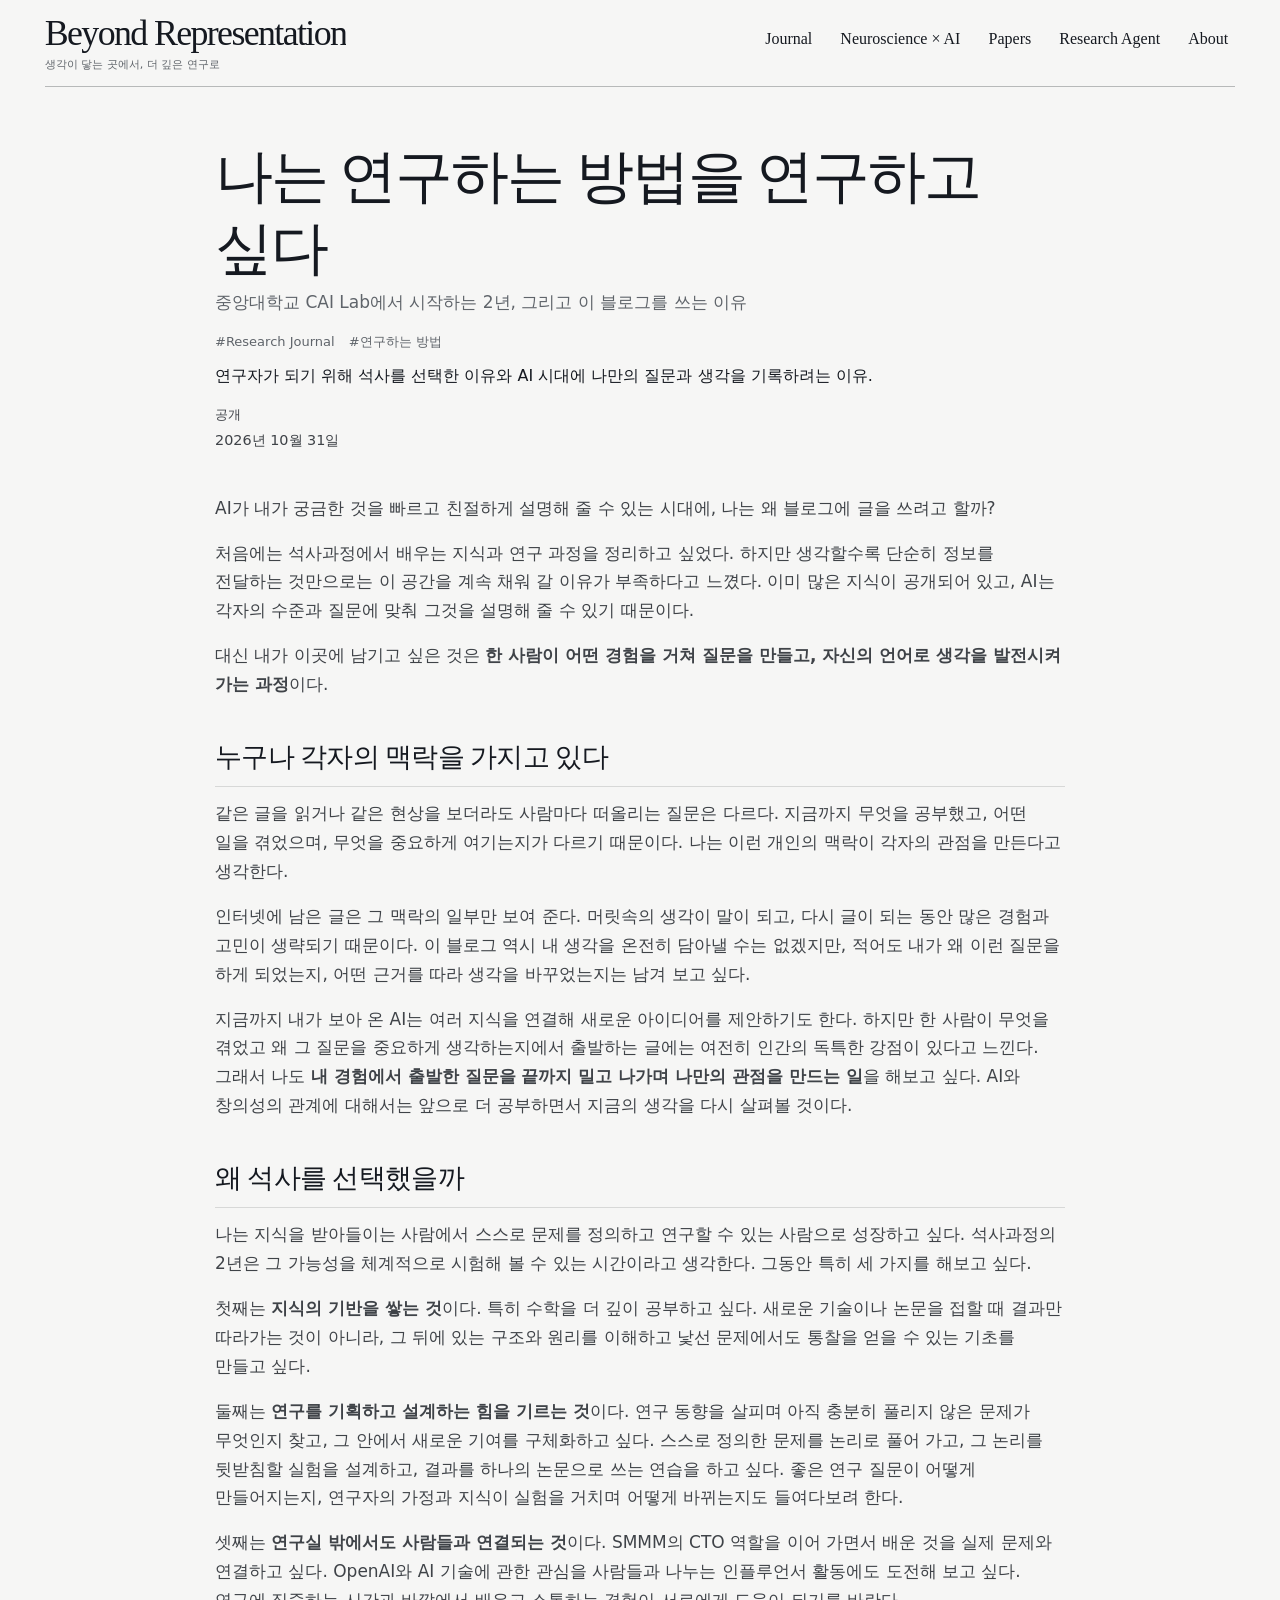
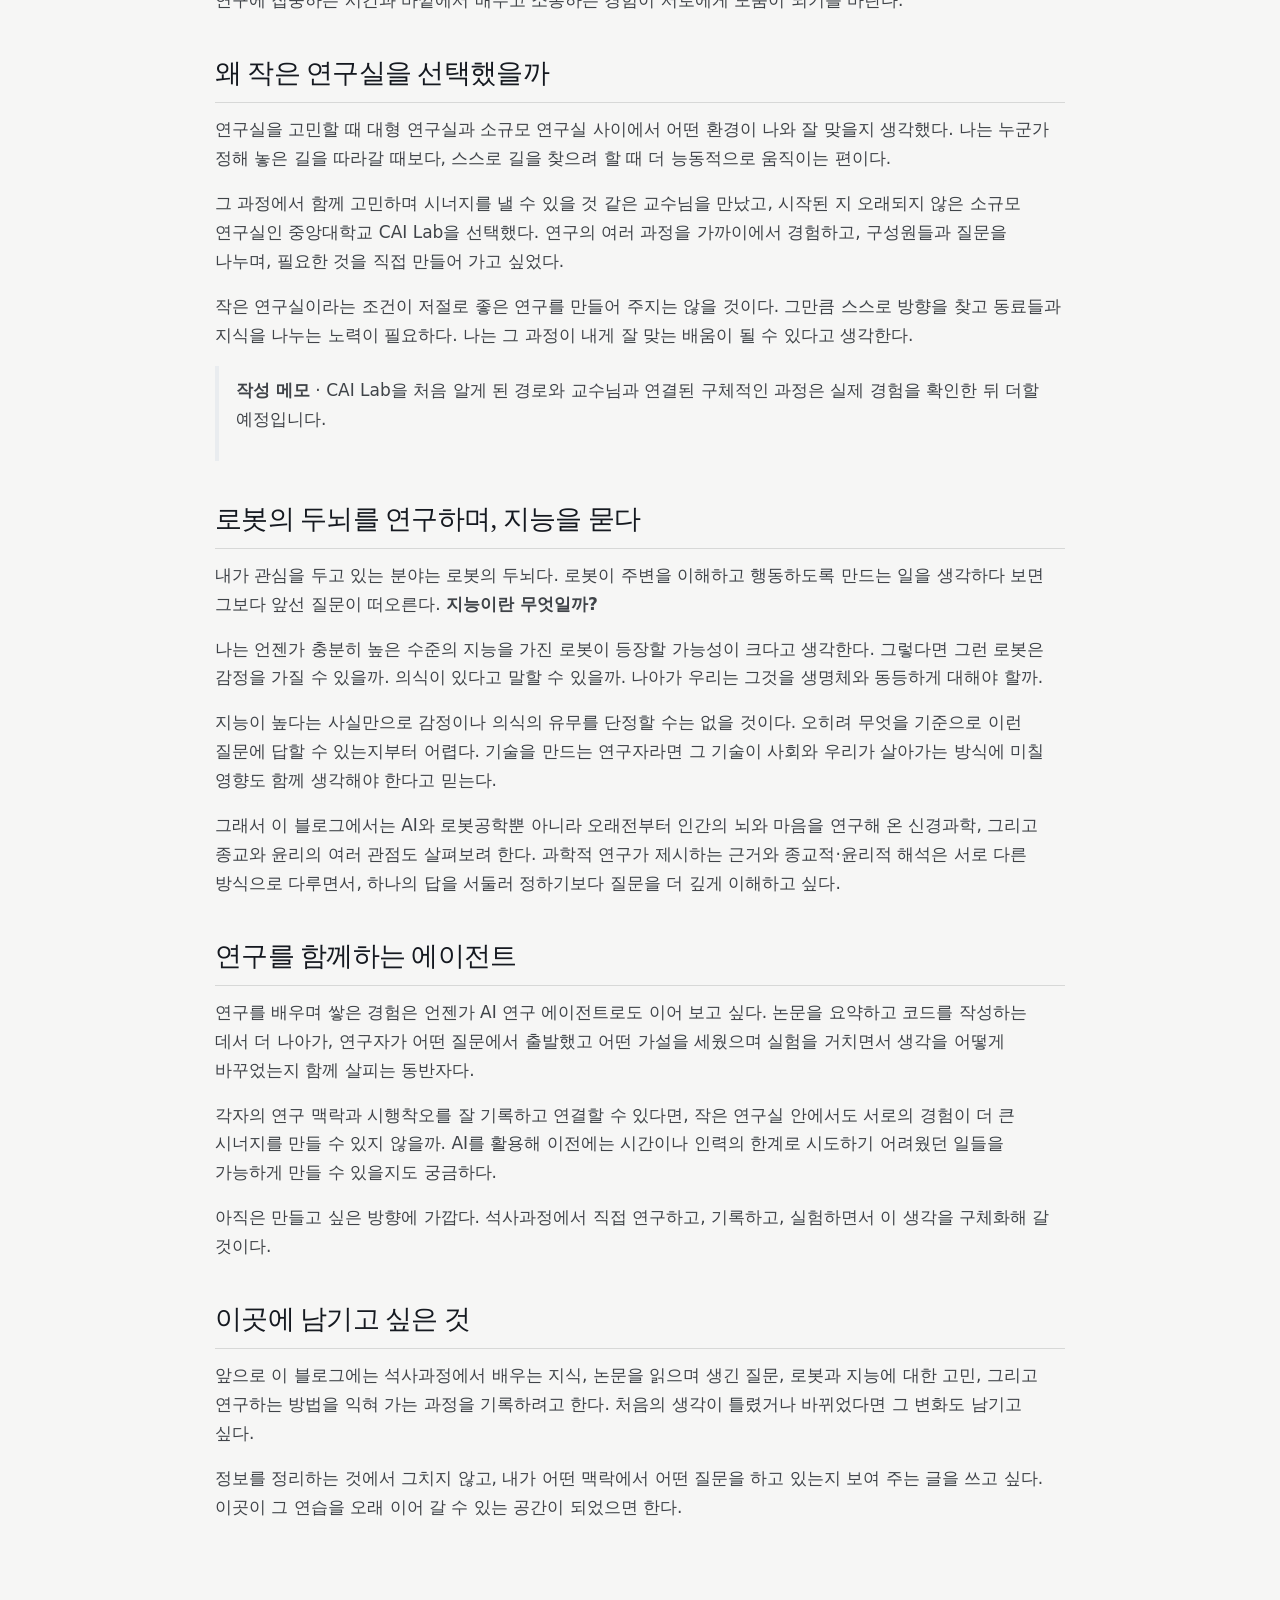
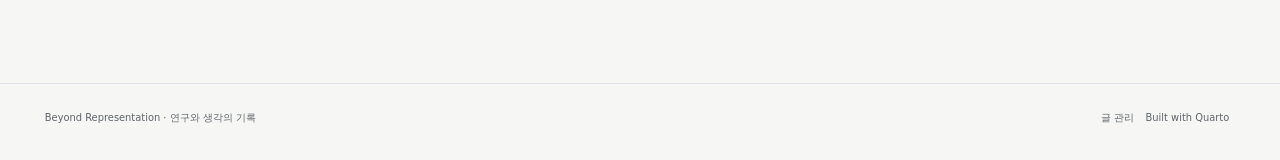
<file: posts/journal/2026-10-31-researching-research/index.html>
<!DOCTYPE html>
<html xmlns="http://www.w3.org/1999/xhtml" lang="ko" xml:lang="ko"><head>

<meta charset="utf-8">
<meta name="generator" content="quarto-1.11.9">

<meta name="viewport" content="width=device-width, initial-scale=1.0, user-scalable=yes">

<meta name="description" content="연구자가 되기 위해 석사를 선택한 이유와 AI 시대에 나만의 질문과 생각을 기록하려는 이유.">

<title>나는 연구하는 방법을 연구하고 싶다 – Beyond Representation</title>
<style>
/* Default styles provided by pandoc.
** See https://pandoc.org/MANUAL.html#variables-for-html for config info.
*/
span.smallcaps{font-variant: small-caps;}
div.columns{display: flex; gap: 1.5em;}
div.column{flex: auto;}
@media screen {
div.columns{gap: min(4vw, 1.5em);}
div.column{overflow-x: auto;}
}
div.hanging-indent{margin-left: 1.5em; text-indent: -1.5em;}
ul.task-list{list-style: none;}
ul.task-list li input[type="checkbox"] {
  width: 0.8em;
  margin: 0 0.8em 0.2em -1em; /* quarto-specific, see https://github.com/quarto-dev/quarto-cli/issues/4556 */ 
  vertical-align: middle;
}
</style>


<script src="../../../site_libs/quarto-nav/quarto-nav.js"></script>
<script src="../../../site_libs/quarto-nav/headroom.min.js"></script>
<script src="../../../site_libs/clipboard/clipboard.min.js"></script>
<script src="../../../site_libs/quarto-search/autocomplete.umd.js"></script>
<script src="../../../site_libs/quarto-search/fuse.min.js"></script>
<script src="../../../site_libs/quarto-search/quarto-search.js"></script>
<meta name="quarto:offset" content="../../../">
<script src="../../../site_libs/quarto-html/quarto.js" type="module"></script>
<script src="../../../site_libs/quarto-html/tabsets/tabsets.js" type="module"></script>
<script src="../../../site_libs/quarto-html/scrollable-regions/scrollable-regions.js" type="module"></script>
<script src="../../../site_libs/quarto-html/popper.min.js"></script>
<script src="../../../site_libs/quarto-html/tippy.umd.min.js"></script>
<script src="../../../site_libs/quarto-html/anchor.min.js"></script>
<link href="../../../site_libs/quarto-html/tippy.css" rel="stylesheet">
<link href="../../../site_libs/quarto-html/quarto-syntax-highlighting-63b5708e65d6cd79cd7618c58d0c21e7.css" rel="stylesheet" id="quarto-text-highlighting-styles">
<script src="../../../site_libs/bootstrap/bootstrap.min.js"></script>
<link href="../../../site_libs/bootstrap/bootstrap-icons.css" rel="stylesheet">
<link href="../../../site_libs/bootstrap/bootstrap-a737e2257fbfbcbb90bc198b4428788c.min.css" rel="stylesheet" append-hash="true" id="quarto-bootstrap" data-mode="light">
<script id="quarto-search-options" type="application/json">{
  "location": "navbar",
  "copy-button": false,
  "collapse-after": 3,
  "panel-placement": "end",
  "type": "overlay",
  "limit": 50,
  "keyboard-shortcut": [
    "f",
    "/",
    "s"
  ],
  "show-item-context": false,
  "language": {
    "search-no-results-text": "일치 없음",
    "search-matching-documents-text": "일치된 문서",
    "search-copy-link-title": "검색 링크 복사",
    "search-hide-matches-text": "추가 검색 결과 숨기기",
    "search-more-match-text": "추가 검색결과",
    "search-more-matches-text": "추가 검색결과",
    "search-clear-button-title": "제거",
    "search-text-placeholder": "",
    "search-detached-cancel-button-title": "취소",
    "search-submit-button-title": "검색",
    "search-label": "검색"
  }
}</script>
<style>html{ scroll-behavior: smooth; }</style>


<link rel="stylesheet" href="../../../site.css">
<link rel="stylesheet" href="../../../admin/post-prose.css">
</head>

<body class="nav-fixed fullcontent quarto-light"><a id="quarto-skip-link" class="visually-hidden-focusable" href="#quarto-document-content">Skip to main content</a>

<div id="quarto-search-results"></div>
  <header id="quarto-header" class="headroom fixed-top">
    <nav class="navbar navbar-expand-lg " data-bs-theme="dark" aria-label="웹사이트">
      <div class="navbar-container container-fluid">
      <div class="navbar-brand-container mx-auto">
    <a class="navbar-brand" href="../../../index.html">
    <span class="navbar-title">Beyond Representation</span>
    </a>
  </div>
          <button class="navbar-toggler" type="button" data-bs-toggle="collapse" data-bs-target="#navbarCollapse" aria-controls="navbarCollapse" aria-expanded="false" aria-label="탐색 전환" onclick="if (window.quartoToggleHeadroom) { window.quartoToggleHeadroom(); }">
  <span class="navbar-toggler-icon"></span>
</button>
          <div class="collapse navbar-collapse" id="navbarCollapse">
            <ul class="navbar-nav navbar-nav-scroll ms-auto">
  <li class="nav-item">
    <a class="nav-link" href="../../../journal.html"> 
<span class="menu-text">Journal</span></a>
  </li>  
  <li class="nav-item">
    <a class="nav-link" href="../../../neuroscience.html"> 
<span class="menu-text">Neuroscience × AI</span></a>
  </li>  
  <li class="nav-item">
    <a class="nav-link" href="../../../papers.html"> 
<span class="menu-text">Papers</span></a>
  </li>  
  <li class="nav-item">
    <a class="nav-link" href="../../../agent.html"> 
<span class="menu-text">Research Agent</span></a>
  </li>  
  <li class="nav-item">
    <a class="nav-link" href="../../../about.html"> 
<span class="menu-text">About</span></a>
  </li>  
</ul>
          </div> <!-- /navcollapse -->
            <div class="quarto-navbar-tools">
</div>
      </div> <!-- /container-fluid -->
    </nav>
</header>
<!-- content -->
<div id="quarto-content" class="quarto-container page-columns page-rows-contents page-layout-article page-navbar">
<!-- sidebar -->
<!-- margin-sidebar -->
    
<!-- main -->
<main class="content" id="quarto-document-content" tabindex="-1">

<header id="title-block-header" class="quarto-title-block default">
<div class="quarto-title">
<h1 class="title">나는 연구하는 방법을 연구하고 싶다</h1>
<p class="subtitle lead">중앙대학교 CAI Lab에서 시작하는 2년, 그리고 이 블로그를 쓰는 이유</p>
  <div class="quarto-categories">
    <div class="quarto-category">Research Journal</div>
    <div class="quarto-category">연구하는 방법</div>
  </div>
  </div>

<div>
  <div class="description">
    연구자가 되기 위해 석사를 선택한 이유와 AI 시대에 나만의 질문과 생각을 기록하려는 이유.
  </div>
</div>


<div class="quarto-title-meta">

    
    <div>
    <div class="quarto-title-meta-heading">공개</div>
    <div class="quarto-title-meta-contents">
      <p class="date">2026년 10월 31일</p>
    </div>
  </div>
  
    
  </div>
  


</header>


<p>AI가 내가 궁금한 것을 빠르고 친절하게 설명해 줄 수 있는 시대에, 나는 왜 블로그에 글을 쓰려고 할까?</p>
<p>처음에는 석사과정에서 배우는 지식과 연구 과정을 정리하고 싶었다. 하지만 생각할수록 단순히 정보를 전달하는 것만으로는 이 공간을 계속 채워 갈 이유가 부족하다고 느꼈다. 이미 많은 지식이 공개되어 있고, AI는 각자의 수준과 질문에 맞춰 그것을 설명해 줄 수 있기 때문이다.</p>
<p>대신 내가 이곳에 남기고 싶은 것은 <strong>한 사람이 어떤 경험을 거쳐 질문을 만들고, 자신의 언어로 생각을 발전시켜 가는 과정</strong>이다.</p>
<section id="누구나-각자의-맥락을-가지고-있다" class="level2">
<h2 class="anchored" data-anchor-id="누구나-각자의-맥락을-가지고-있다">누구나 각자의 맥락을 가지고 있다</h2>
<p>같은 글을 읽거나 같은 현상을 보더라도 사람마다 떠올리는 질문은 다르다. 지금까지 무엇을 공부했고, 어떤 일을 겪었으며, 무엇을 중요하게 여기는지가 다르기 때문이다. 나는 이런 개인의 맥락이 각자의 관점을 만든다고 생각한다.</p>
<p>인터넷에 남은 글은 그 맥락의 일부만 보여 준다. 머릿속의 생각이 말이 되고, 다시 글이 되는 동안 많은 경험과 고민이 생략되기 때문이다. 이 블로그 역시 내 생각을 온전히 담아낼 수는 없겠지만, 적어도 내가 왜 이런 질문을 하게 되었는지, 어떤 근거를 따라 생각을 바꾸었는지는 남겨 보고 싶다.</p>
<p>지금까지 내가 보아 온 AI는 여러 지식을 연결해 새로운 아이디어를 제안하기도 한다. 하지만 한 사람이 무엇을 겪었고 왜 그 질문을 중요하게 생각하는지에서 출발하는 글에는 여전히 인간의 독특한 강점이 있다고 느낀다. 그래서 나도 <strong>내 경험에서 출발한 질문을 끝까지 밀고 나가며 나만의 관점을 만드는 일</strong>을 해보고 싶다. AI와 창의성의 관계에 대해서는 앞으로 더 공부하면서 지금의 생각을 다시 살펴볼 것이다.</p>
</section>
<section id="왜-석사를-선택했을까" class="level2">
<h2 class="anchored" data-anchor-id="왜-석사를-선택했을까">왜 석사를 선택했을까</h2>
<p>나는 지식을 받아들이는 사람에서 스스로 문제를 정의하고 연구할 수 있는 사람으로 성장하고 싶다. 석사과정의 2년은 그 가능성을 체계적으로 시험해 볼 수 있는 시간이라고 생각한다. 그동안 특히 세 가지를 해보고 싶다.</p>
<p>첫째는 <strong>지식의 기반을 쌓는 것</strong>이다. 특히 수학을 더 깊이 공부하고 싶다. 새로운 기술이나 논문을 접할 때 결과만 따라가는 것이 아니라, 그 뒤에 있는 구조와 원리를 이해하고 낯선 문제에서도 통찰을 얻을 수 있는 기초를 만들고 싶다.</p>
<p>둘째는 <strong>연구를 기획하고 설계하는 힘을 기르는 것</strong>이다. 연구 동향을 살피며 아직 충분히 풀리지 않은 문제가 무엇인지 찾고, 그 안에서 새로운 기여를 구체화하고 싶다. 스스로 정의한 문제를 논리로 풀어 가고, 그 논리를 뒷받침할 실험을 설계하고, 결과를 하나의 논문으로 쓰는 연습을 하고 싶다. 좋은 연구 질문이 어떻게 만들어지는지, 연구자의 가정과 지식이 실험을 거치며 어떻게 바뀌는지도 들여다보려 한다.</p>
<p>셋째는 <strong>연구실 밖에서도 사람들과 연결되는 것</strong>이다. SMMM의 CTO 역할을 이어 가면서 배운 것을 실제 문제와 연결하고 싶다. OpenAI와 AI 기술에 관한 관심을 사람들과 나누는 인플루언서 활동에도 도전해 보고 싶다. 연구에 집중하는 시간과 바깥에서 배우고 소통하는 경험이 서로에게 도움이 되기를 바란다.</p>
</section>
<section id="왜-작은-연구실을-선택했을까" class="level2">
<h2 class="anchored" data-anchor-id="왜-작은-연구실을-선택했을까">왜 작은 연구실을 선택했을까</h2>
<p>연구실을 고민할 때 대형 연구실과 소규모 연구실 사이에서 어떤 환경이 나와 잘 맞을지 생각했다. 나는 누군가 정해 놓은 길을 따라갈 때보다, 스스로 길을 찾으려 할 때 더 능동적으로 움직이는 편이다.</p>
<p>그 과정에서 함께 고민하며 시너지를 낼 수 있을 것 같은 교수님을 만났고, 시작된 지 오래되지 않은 소규모 연구실인 중앙대학교 CAI Lab을 선택했다. 연구의 여러 과정을 가까이에서 경험하고, 구성원들과 질문을 나누며, 필요한 것을 직접 만들어 가고 싶었다.</p>
<p>작은 연구실이라는 조건이 저절로 좋은 연구를 만들어 주지는 않을 것이다. 그만큼 스스로 방향을 찾고 동료들과 지식을 나누는 노력이 필요하다. 나는 그 과정이 내게 잘 맞는 배움이 될 수 있다고 생각한다.</p>
<blockquote class="blockquote">
<p><strong>작성 메모</strong> · CAI Lab을 처음 알게 된 경로와 교수님과 연결된 구체적인 과정은 실제 경험을 확인한 뒤 더할 예정입니다.</p>
</blockquote>
</section>
<section id="로봇의-두뇌를-연구하며-지능을-묻다" class="level2">
<h2 class="anchored" data-anchor-id="로봇의-두뇌를-연구하며-지능을-묻다">로봇의 두뇌를 연구하며, 지능을 묻다</h2>
<p>내가 관심을 두고 있는 분야는 로봇의 두뇌다. 로봇이 주변을 이해하고 행동하도록 만드는 일을 생각하다 보면 그보다 앞선 질문이 떠오른다. <strong>지능이란 무엇일까?</strong></p>
<p>나는 언젠가 충분히 높은 수준의 지능을 가진 로봇이 등장할 가능성이 크다고 생각한다. 그렇다면 그런 로봇은 감정을 가질 수 있을까. 의식이 있다고 말할 수 있을까. 나아가 우리는 그것을 생명체와 동등하게 대해야 할까.</p>
<p>지능이 높다는 사실만으로 감정이나 의식의 유무를 단정할 수는 없을 것이다. 오히려 무엇을 기준으로 이런 질문에 답할 수 있는지부터 어렵다. 기술을 만드는 연구자라면 그 기술이 사회와 우리가 살아가는 방식에 미칠 영향도 함께 생각해야 한다고 믿는다.</p>
<p>그래서 이 블로그에서는 AI와 로봇공학뿐 아니라 오래전부터 인간의 뇌와 마음을 연구해 온 신경과학, 그리고 종교와 윤리의 여러 관점도 살펴보려 한다. 과학적 연구가 제시하는 근거와 종교적·윤리적 해석은 서로 다른 방식으로 다루면서, 하나의 답을 서둘러 정하기보다 질문을 더 깊게 이해하고 싶다.</p>
</section>
<section id="연구를-함께하는-에이전트" class="level2">
<h2 class="anchored" data-anchor-id="연구를-함께하는-에이전트">연구를 함께하는 에이전트</h2>
<p>연구를 배우며 쌓은 경험은 언젠가 AI 연구 에이전트로도 이어 보고 싶다. 논문을 요약하고 코드를 작성하는 데서 더 나아가, 연구자가 어떤 질문에서 출발했고 어떤 가설을 세웠으며 실험을 거치면서 생각을 어떻게 바꾸었는지 함께 살피는 동반자다.</p>
<p>각자의 연구 맥락과 시행착오를 잘 기록하고 연결할 수 있다면, 작은 연구실 안에서도 서로의 경험이 더 큰 시너지를 만들 수 있지 않을까. AI를 활용해 이전에는 시간이나 인력의 한계로 시도하기 어려웠던 일들을 가능하게 만들 수 있을지도 궁금하다.</p>
<p>아직은 만들고 싶은 방향에 가깝다. 석사과정에서 직접 연구하고, 기록하고, 실험하면서 이 생각을 구체화해 갈 것이다.</p>
</section>
<section id="이곳에-남기고-싶은-것" class="level2">
<h2 class="anchored" data-anchor-id="이곳에-남기고-싶은-것">이곳에 남기고 싶은 것</h2>
<p>앞으로 이 블로그에는 석사과정에서 배우는 지식, 논문을 읽으며 생긴 질문, 로봇과 지능에 대한 고민, 그리고 연구하는 방법을 익혀 가는 과정을 기록하려고 한다. 처음의 생각이 틀렸거나 바뀌었다면 그 변화도 남기고 싶다.</p>
<p>정보를 정리하는 것에서 그치지 않고, 내가 어떤 맥락에서 어떤 질문을 하고 있는지 보여 주는 글을 쓰고 싶다. 이곳이 그 연습을 오래 이어 갈 수 있는 공간이 되었으면 한다.</p>


</section>

</main> <!-- /main -->
<script>
(function () {
  const brand = document.querySelector('#quarto-header .navbar-brand');
  if (!brand) return;
  document.querySelectorAll('#title-block-header .quarto-category').forEach(function (category) {
    const text = category.textContent.trim();
    if (!text || category.tagName === 'A') return;
    const link = document.createElement('a');
    const url = new URL('tags.html', brand.href);
    url.searchParams.set('tag', text);
    link.href = url.href;
    link.className = 'quarto-category post-tag';
    link.textContent = '#' + text;
    category.replaceWith(link);
  });
})();
</script>
<script id="quarto-html-after-body" type="application/javascript">
  window.document.addEventListener("DOMContentLoaded", function (event) {
    const icon = "";
    const anchorJS = new window.AnchorJS();
    anchorJS.options = {
      placement: 'right',
      icon: icon
    };
    anchorJS.add('.anchored');
    const isCodeAnnotation = (el) => {
      for (const clz of el.classList) {
        if (clz.startsWith('code-annotation-')) {                     
          return true;
        }
      }
      return false;
    }
    const onCopySuccess = function(e) {
      // button target
      const button = e.trigger;
      // don't keep focus
      button.blur();
      // flash "checked"
      button.classList.add('code-copy-button-checked');
      var currentTitle = button.getAttribute("title");
      button.setAttribute("title", "복사완료!");
      let tooltip;
      if (window.bootstrap) {
        button.setAttribute("data-bs-toggle", "tooltip");
        button.setAttribute("data-bs-placement", "left");
        button.setAttribute("data-bs-title", "복사완료!");
        tooltip = new bootstrap.Tooltip(button, 
          { trigger: "manual", 
            customClass: "code-copy-button-tooltip",
            offset: [0, -8]});
        tooltip.show();    
      }
      setTimeout(function() {
        if (tooltip) {
          tooltip.hide();
          button.removeAttribute("data-bs-title");
          button.removeAttribute("data-bs-toggle");
          button.removeAttribute("data-bs-placement");
        }
        button.setAttribute("title", currentTitle);
        button.classList.remove('code-copy-button-checked');
      }, 1000);
      // clear code selection
      e.clearSelection();
    }
    const getTextToCopy = function(trigger) {
      const outerScaffold = trigger.parentElement.cloneNode(true);
      const codeEl = outerScaffold.querySelector('code');
      for (const childEl of codeEl.children) {
        if (isCodeAnnotation(childEl)) {
          childEl.remove();
        }
      }
      return codeEl.innerText;
    }
    const clipboard = new window.ClipboardJS('.code-copy-button:not([data-in-quarto-modal])', {
      text: getTextToCopy
    });
    clipboard.on('success', onCopySuccess);
    if (window.document.getElementById('quarto-embedded-source-code-modal')) {
      const clipboardModal = new window.ClipboardJS('.code-copy-button[data-in-quarto-modal]', {
        text: getTextToCopy,
        container: window.document.getElementById('quarto-embedded-source-code-modal')
      });
      clipboardModal.on('success', onCopySuccess);
    }
      var localhostRegex = new RegExp(/^(?:http|https):\/\/localhost\:?[0-9]*\//);
      var mailtoRegex = new RegExp(/^mailto:/);
        var filterRegex = new RegExp('/' + window.location.host + '/');
      const newWindowLabel = "(opens in a new tab)";
      const newWindowNoteId = "quarto-ext-newwindow-label";
      // Links reference one hidden label through aria-describedby, so the
      // announcement never changes their accessible name.
      var describeNewWindow = (link) => {
        if (!window.document.getElementById(newWindowNoteId)) {
          var newWindowNote = window.document.createElement("span");
          newWindowNote.id = newWindowNoteId;
          newWindowNote.hidden = true;
          newWindowNote.textContent = newWindowLabel;
          window.document.body.appendChild(newWindowNote);
        }
        var describedBy = (link.getAttribute("aria-describedby") || "").split(/\s+/).filter(Boolean);
        if (!describedBy.includes(newWindowNoteId)) {
          describedBy.push(newWindowNoteId);
          link.setAttribute("aria-describedby", describedBy.join(" "));
        }
      }
      var isInternal = (href) => {
          return filterRegex.test(href) || localhostRegex.test(href) || mailtoRegex.test(href);
      }
      // Inspect non-navigation links and adorn them if external
      window.quartoDecorateExternalLinks = function (root) {
     var links = (root || window.document).querySelectorAll('a[href]:not(.nav-link):not(.navbar-brand):not(.toc-action):not(.sidebar-link):not(.sidebar-item-toggle):not(.pagination-link):not(.no-external):not([aria-hidden]):not(.dropdown-item):not(.quarto-navigation-tool):not(.about-link)');
      for (var i=0; i<links.length; i++) {
        const link = links[i];
        if (!isInternal(link.href)) {
          // undo the damage that might have been done by quarto-nav.js in the case of
          // links that we want to consider external
          if (link.dataset.originalHref !== undefined) {
            link.href = link.dataset.originalHref;
          }
            // target, if specified
            link.setAttribute("target", "_blank");
            if (link.getAttribute("rel") === null) {
              link.setAttribute("rel", "noopener");
            }
            describeNewWindow(link);
          if (!link.classList.contains('no-external-icon')) {
          }
        }
      }
      };
      window.quartoDecorateExternalLinks(window.document);
    // Esc closes the popup (WCAG 1.4.13) and focus leaving both trigger and
    // popup closes it (WCAG 2.4.11); tippy handles neither for interactive popups.
    const hideOnEscAndFocusOut = {
      name: 'hideOnEscAndFocusOut',
      defaultValue: true,
      fn(instance) {
        const dismiss = () => {
          // A show scheduled by the trigger delay would otherwise reopen it
          instance.clearDelayTimeouts();
          instance.hide();
        };
        const onKeyDown = (event) => {
          if (event.key !== 'Escape') {
            return;
          }
          // Keep Esc from also reaching page handlers (e.g. reveal.js overview),
          // except an open reveal.js slide menu, which Esc should close too.
          // The menu handles keys only when its keyboard option is on.
          const menuHandlesEsc = window.Reveal?.getPlugin?.('menu')?.isOpen() &&
            window.Reveal.getConfig().menu?.keyboard !== false;
          if (!menuHandlesEsc) {
            event.stopPropagation();
          }
          if (instance.popper.contains(window.document.activeElement)) {
            // Disabled while refocusing so the focus trigger does not reopen it
            instance.disable();
            instance.reference.focus();
            instance.enable();
          }
          dismiss();
        };
        const onFocusOut = (event) => {
          const target = event.relatedTarget;
          if (target && !instance.reference.contains(target) &&
              !instance.popper.contains(target)) {
            dismiss();
          }
        };
        // On the trigger too: a click trigger (code-annotations: select) has no
        // blur handling. Attached for the instance's lifetime so leaving the
        // trigger also cancels a show still pending on the trigger delay.
        instance.reference.addEventListener('focusout', onFocusOut);
        return {
          onShow() {
            window.document.addEventListener('keydown', onKeyDown, true);
            instance.popper.addEventListener('focusout', onFocusOut);
          },
          onHide() {
            window.document.removeEventListener('keydown', onKeyDown, true);
            instance.popper.removeEventListener('focusout', onFocusOut);
          },
          onDestroy() {
            instance.reference.removeEventListener('focusout', onFocusOut);
          },
        };
      },
    };
    function tippyHover(el, contentFn, onTriggerFn, onUntriggerFn) {
      const config = {
        allowHTML: true,
        maxWidth: 500,
        delay: 100,
        arrow: false,
        appendTo: function(el) {
            return el.parentElement;
        },
        interactive: true,
        interactiveBorder: 10,
        theme: 'quarto',
        placement: 'bottom-start',
        plugins: [hideOnEscAndFocusOut],
      };
      if (contentFn) {
        config.content = contentFn;
      }
      if (onTriggerFn) {
        config.onTrigger = onTriggerFn;
      }
      if (onUntriggerFn) {
        config.onUntrigger = onUntriggerFn;
      }
      window.tippy(el, config); 
    }
    const noterefs = window.document.querySelectorAll('a[role="doc-noteref"]');
    for (var i=0; i<noterefs.length; i++) {
      const ref = noterefs[i];
      tippyHover(ref, function() {
        // use id or data attribute instead here
        let href = ref.getAttribute('data-footnote-href') || ref.getAttribute('href');
        try { href = new URL(href).hash; } catch {}
        const id = href.replace(/^#\/?/, "");
        const note = window.document.getElementById(id);
        if (note) {
          return note.innerHTML;
        } else {
          return "";
        }
      });
    }
    const xrefs = window.document.querySelectorAll('a.quarto-xref');
    const processXRef = (id, note) => {
      // Strip column container classes
      const stripColumnClz = (el) => {
        el.classList.remove("page-full", "page-columns");
        if (el.children) {
          for (const child of el.children) {
            stripColumnClz(child);
          }
        }
      }
      stripColumnClz(note)
      if (id === null || id.startsWith('sec-')) {
        // Special case sections, only their first couple elements
        const container = document.createElement("div");
        if (note.children && note.children.length > 2) {
          container.appendChild(note.children[0].cloneNode(true));
          for (let i = 1; i < note.children.length; i++) {
            const child = note.children[i];
            if (child.tagName === "P" && child.innerText === "") {
              continue;
            } else {
              container.appendChild(child.cloneNode(true));
              break;
            }
          }
          if (window.Quarto?.typesetMath) {
            window.Quarto.typesetMath(container);
          }
          return container.innerHTML
        } else {
          if (window.Quarto?.typesetMath) {
            window.Quarto.typesetMath(note);
          }
          return note.innerHTML;
        }
      } else {
        // Remove any anchor links if they are present
        const anchorLink = note.querySelector('a.anchorjs-link');
        if (anchorLink) {
          anchorLink.remove();
        }
        if (window.Quarto?.typesetMath) {
          window.Quarto.typesetMath(note);
        }
        if (note.classList.contains("callout")) {
          return note.outerHTML;
        } else {
          return note.innerHTML;
        }
      }
    }
    for (var i=0; i<xrefs.length; i++) {
      const xref = xrefs[i];
      tippyHover(xref, undefined, function(instance) {
        instance.disable();
        let url = xref.getAttribute('href');
        let hash = undefined; 
        if (url.startsWith('#')) {
          hash = url;
        } else {
          try { hash = new URL(url).hash; } catch {}
        }
        if (hash) {
          const id = hash.replace(/^#\/?/, "");
          const note = window.document.getElementById(id);
          if (note !== null) {
            try {
              const html = processXRef(id, note.cloneNode(true));
              instance.setContent(html);
            } finally {
              instance.enable();
              instance.show();
            }
          } else {
            // See if we can fetch this
            fetch(url.split('#')[0])
            .then(res => res.text())
            .then(html => {
              const parser = new DOMParser();
              const htmlDoc = parser.parseFromString(html, "text/html");
              const note = htmlDoc.getElementById(id);
              if (note !== null) {
                const html = processXRef(id, note);
                instance.setContent(html);
              } 
            }).finally(() => {
              instance.enable();
              instance.show();
            });
          }
        } else {
          // See if we can fetch a full url (with no hash to target)
          // This is a special case and we should probably do some content thinning / targeting
          fetch(url)
          .then(res => res.text())
          .then(html => {
            const parser = new DOMParser();
            const htmlDoc = parser.parseFromString(html, "text/html");
            const note = htmlDoc.querySelector('main.content');
            if (note !== null) {
              // This should only happen for chapter cross references
              // (since there is no id in the URL)
              // remove the first header
              if (note.children.length > 0 && note.children[0].tagName === "HEADER") {
                note.children[0].remove();
              }
              const html = processXRef(null, note);
              instance.setContent(html);
            } 
          }).finally(() => {
            instance.enable();
            instance.show();
          });
        }
      }, function(instance) {
      });
    }
        let selectedAnnoteEl;
        const selectorForAnnotation = ( cell, annotation) => {
          let cellAttr = 'data-code-cell="' + cell + '"';
          let lineAttr = 'data-code-annotation="' +  annotation + '"';
          const selector = 'span[' + cellAttr + '][' + lineAttr + ']';
          return selector;
        }
        const selectCodeLines = (annoteEl) => {
          const doc = window.document;
          const targetCell = annoteEl.getAttribute("data-target-cell");
          const targetAnnotation = annoteEl.getAttribute("data-target-annotation");
          const annoteSpan = window.document.querySelector(selectorForAnnotation(targetCell, targetAnnotation));
          const lines = annoteSpan.getAttribute("data-code-lines").split(",");
          const lineIds = lines.map((line) => {
            return targetCell + "-" + line;
          })
          // Each band is positioned against its own containing block, which is
          // not the offsetParent of the lines, so place it from client rects.
          const placeBand = (band, firstEl, lastEl, codeBlock) => {
            const container = band.offsetParent;
            if (container === null) {
              return;
            }
            const containerRect = container.getBoundingClientRect();
            // Reveal.js scales slides with a transform, so convert client
            // pixels back to the CSS pixels of the container.
            const scale = containerRect.height / container.offsetHeight || 1;
            const firstRect = firstEl.getBoundingClientRect();
            const lastRect = lastEl.getBoundingClientRect();
            const top = (firstRect.top - containerRect.top) / scale - container.clientTop + container.scrollTop;
            const height = (lastRect.bottom - firstRect.top) / scale;
            band.style.top = top - 2 + "px";
            band.style.height = height + 4 + "px";
            if (codeBlock) {
              // Without the copy button wrapper, the containing block is wider
              // than the code block, so span the code block explicitly.
              const blockRect = codeBlock.getBoundingClientRect();
              band.style.left = (blockRect.left - containerRect.left) / scale - container.clientLeft + container.scrollLeft + "px";
              band.style.width = blockRect.width / scale + "px";
            }
          };
          if (lineIds.length > 0) {
            const el = window.document.getElementById(lineIds[0]);
            const lastEl = window.document.getElementById(lineIds[lineIds.length - 1]);
            const parent = el.parentElement.parentElement;
            // cook up a div (if necessary) and position it
            let div = window.document.getElementById("code-annotation-line-highlight");
            if (div === null) {
              div = window.document.createElement("div");
              div.setAttribute("id", "code-annotation-line-highlight");
              div.style.position = 'absolute';
              parent.appendChild(div);
            }
            placeBand(div, el, lastEl, parent.closest("div.sourceCode") || parent);
            let gutterDiv = window.document.getElementById("code-annotation-line-highlight-gutter");
            if (gutterDiv === null) {
              gutterDiv = window.document.createElement("div");
              gutterDiv.setAttribute("id", "code-annotation-line-highlight-gutter");
              gutterDiv.style.position = 'absolute';
              const codeCell = window.document.getElementById(targetCell);
              const gutter = codeCell.querySelector('.code-annotation-gutter');
              gutter.appendChild(gutterDiv);
            }
            placeBand(gutterDiv, el, lastEl);
            selectedAnnoteEl = annoteEl;
          }
        };
        const unselectCodeLines = () => {
          const elementsIds = ["code-annotation-line-highlight", "code-annotation-line-highlight-gutter"];
          elementsIds.forEach((elId) => {
            const div = window.document.getElementById(elId);
            if (div) {
              div.remove();
            }
          });
          selectedAnnoteEl = undefined;
        };
          // Handle positioning of the toggle
      window.addEventListener(
        "resize",
        throttle(() => {
          elRect = undefined;
          if (selectedAnnoteEl) {
            selectCodeLines(selectedAnnoteEl);
          }
        }, 10)
      );
      function throttle(fn, ms) {
      let throttle = false;
      let timer;
        return (...args) => {
          if(!throttle) { // first call gets through
              fn.apply(this, args);
              throttle = true;
          } else { // all the others get throttled
              if(timer) clearTimeout(timer); // cancel #2
              timer = setTimeout(() => {
                fn.apply(this, args);
                timer = throttle = false;
              }, ms);
          }
        };
      }
        // Attach click handler to the DT
        const annoteDls = window.document.querySelectorAll('dt[data-target-cell]');
        for (const annoteDlNode of annoteDls) {
          annoteDlNode.addEventListener('click', (event) => {
            const clickedEl = event.target;
            if (clickedEl !== selectedAnnoteEl) {
              unselectCodeLines();
              const activeEl = window.document.querySelector('dt[data-target-cell].code-annotation-active');
              if (activeEl) {
                activeEl.classList.remove('code-annotation-active');
              }
              selectCodeLines(clickedEl);
              clickedEl.classList.add('code-annotation-active');
            } else {
              // Unselect the line
              unselectCodeLines();
              clickedEl.classList.remove('code-annotation-active');
            }
          });
        }
    const findCites = (el) => {
      const parentEl = el.parentElement;
      if (parentEl) {
        const cites = parentEl.dataset.cites;
        if (cites) {
          return {
            el,
            cites: cites.split(' ')
          };
        } else {
          return findCites(el.parentElement)
        }
      } else {
        return undefined;
      }
    };
    var bibliorefs = window.document.querySelectorAll('a[role="doc-biblioref"]');
    for (var i=0; i<bibliorefs.length; i++) {
      const ref = bibliorefs[i];
      const citeInfo = findCites(ref);
      if (citeInfo) {
        tippyHover(citeInfo.el, function() {
          var popup = window.document.createElement('div');
          citeInfo.cites.forEach(function(cite) {
            var citeDiv = window.document.createElement('div');
            citeDiv.classList.add('hanging-indent');
            citeDiv.classList.add('csl-entry');
            var biblioDiv = window.document.getElementById('ref-' + cite);
            if (biblioDiv) {
              citeDiv.innerHTML = biblioDiv.innerHTML;
            }
            popup.appendChild(citeDiv);
          });
          return popup.innerHTML;
        });
      }
    }
  });
  </script>
  <script type="application/javascript">
  window.quartoScrollableRegionsLabels = {"code":"스크롤 가능한 코드","output":"스크롤 가능한 출력"};
  </script>
</div> <!-- /content -->
<footer class="footer">
  <div class="nav-footer">
    <div class="nav-footer-left">
<p>Beyond Representation · 연구와 생각의 기록</p>
</div>   
    <div class="nav-footer-center">
      &nbsp;
    </div>
    <div class="nav-footer-right">
      <ul class="footer-items list-unstyled">
    <li class="nav-item">
    <a class="nav-link" href="../../../admin/index.html">
<p>글 관리</p>
</a>
  </li>  
    <li class="nav-item">
    <a class="nav-link" href="https://quarto.org/">
<p>Built with Quarto</p>
</a>
  </li>  
</ul>
    </div>
  </div>
</footer>




<script src="../../../site_libs/quarto-html/zenscroll-min.js"></script>
</body></html>
</file>
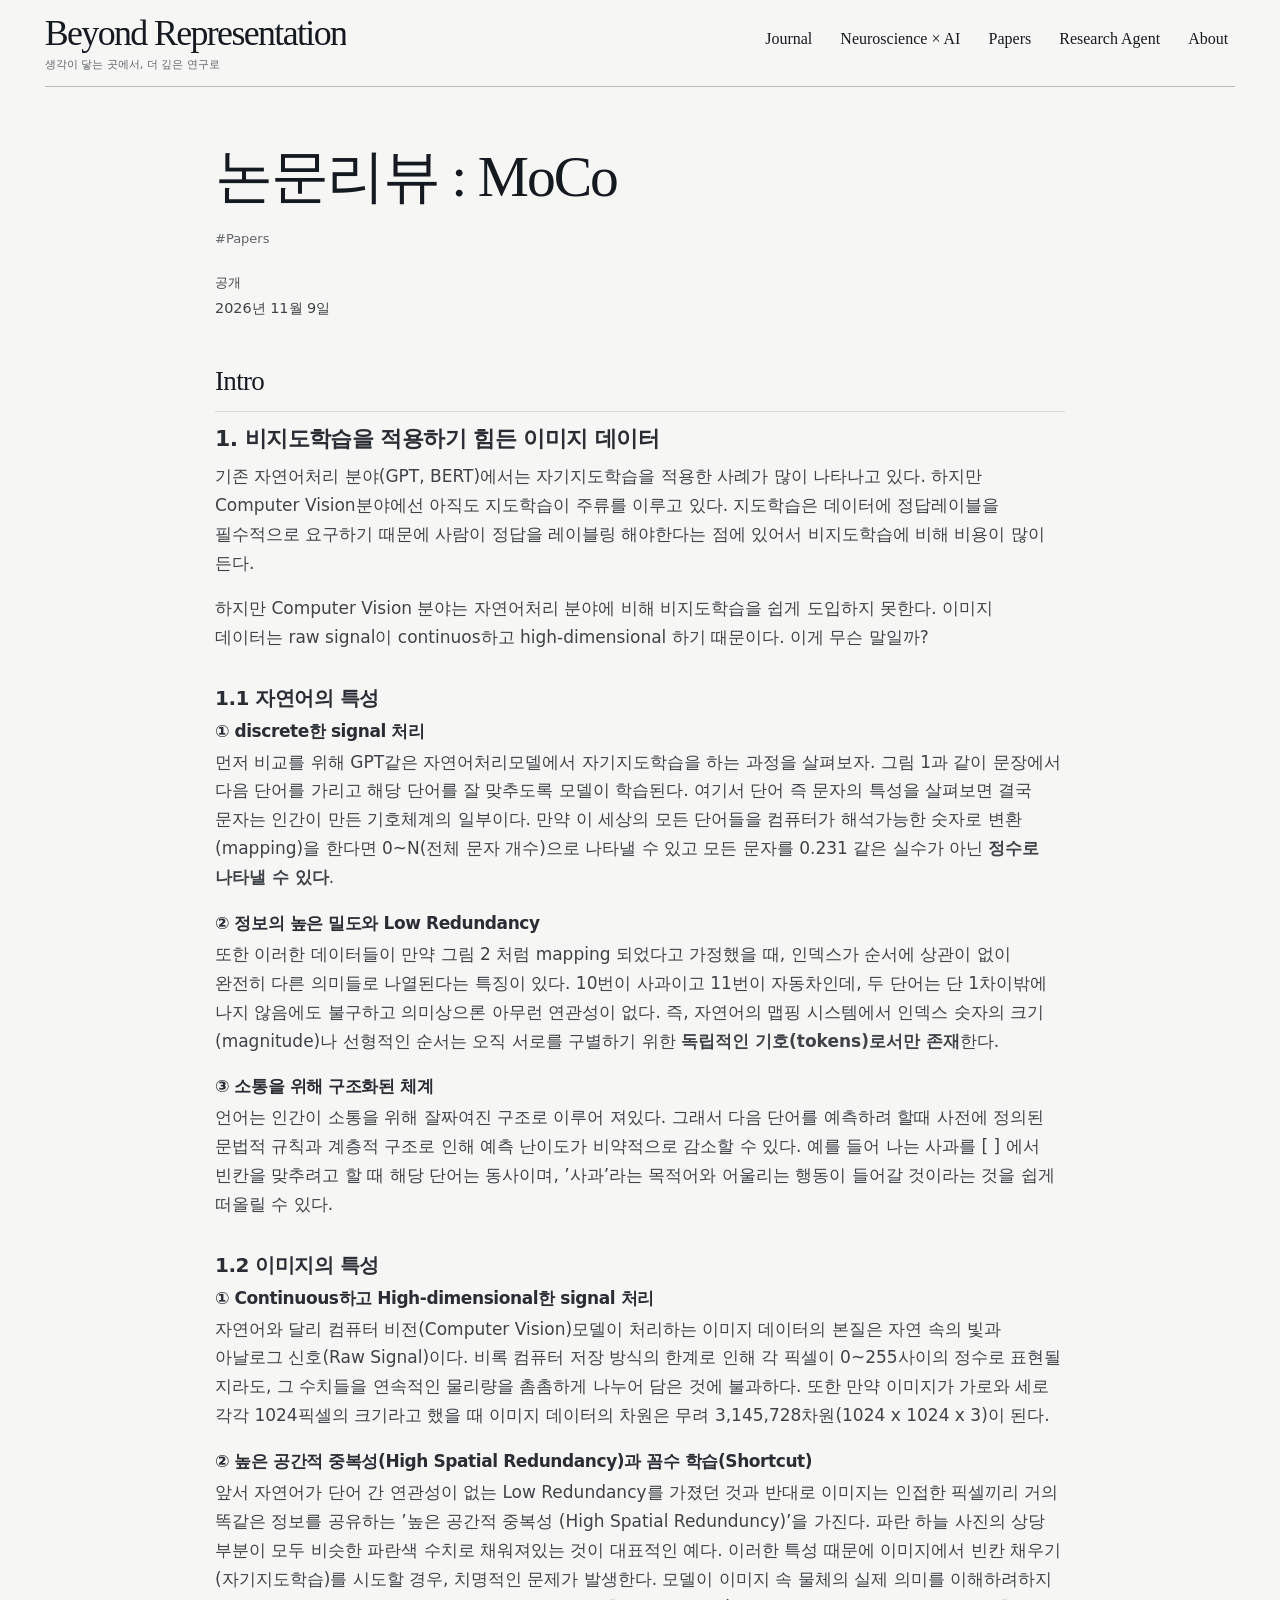
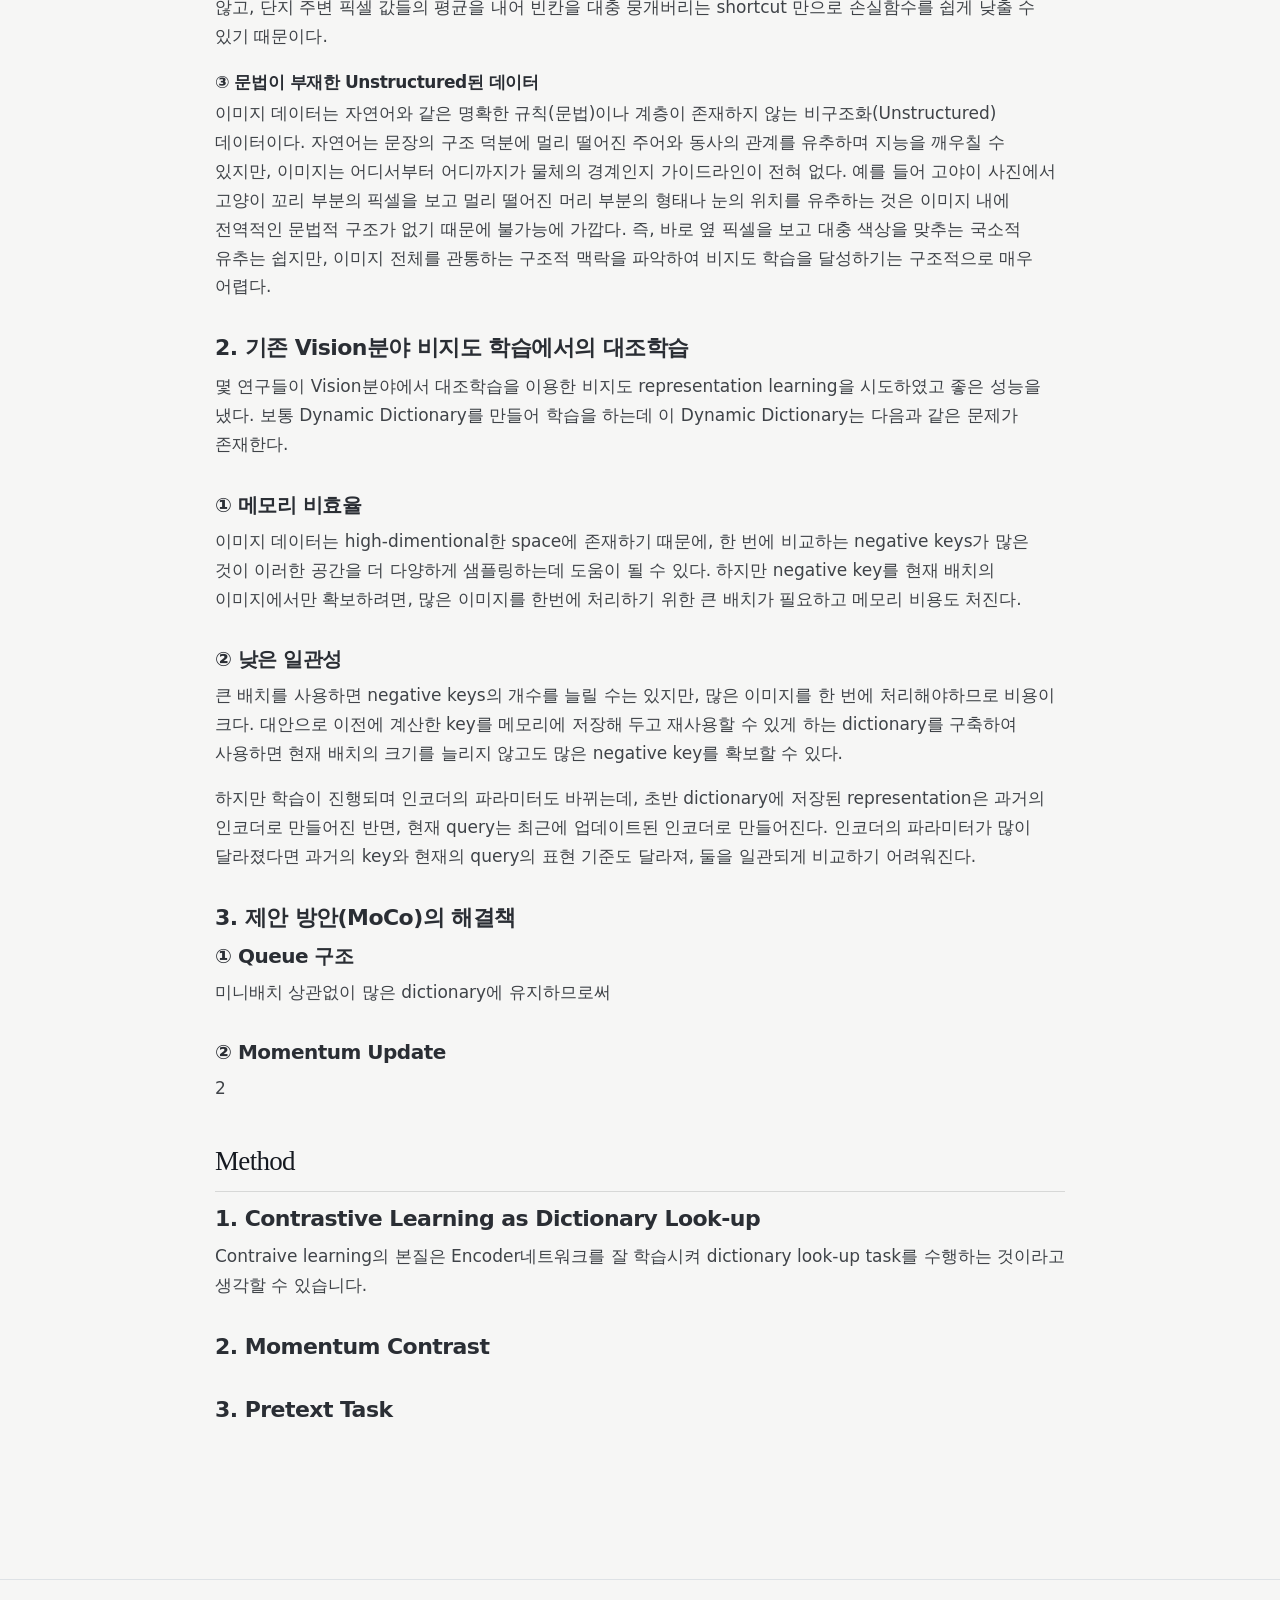
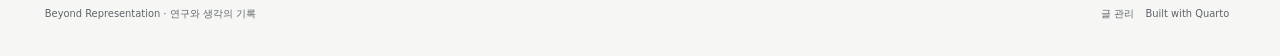
<file: posts/papers/논문리뷰-moco/index.html>
<!DOCTYPE html>
<html xmlns="http://www.w3.org/1999/xhtml" lang="ko" xml:lang="ko"><head>

<meta charset="utf-8">
<meta name="generator" content="quarto-1.11.9">

<meta name="viewport" content="width=device-width, initial-scale=1.0, user-scalable=yes">


<title>논문리뷰 : MoCo – Beyond Representation</title>
<style>
/* Default styles provided by pandoc.
** See https://pandoc.org/MANUAL.html#variables-for-html for config info.
*/
span.smallcaps{font-variant: small-caps;}
div.columns{display: flex; gap: 1.5em;}
div.column{flex: auto;}
@media screen {
div.columns{gap: min(4vw, 1.5em);}
div.column{overflow-x: auto;}
}
div.hanging-indent{margin-left: 1.5em; text-indent: -1.5em;}
ul.task-list{list-style: none;}
ul.task-list li input[type="checkbox"] {
  width: 0.8em;
  margin: 0 0.8em 0.2em -1em; /* quarto-specific, see https://github.com/quarto-dev/quarto-cli/issues/4556 */ 
  vertical-align: middle;
}
</style>


<script src="../../../site_libs/quarto-nav/quarto-nav.js"></script>
<script src="../../../site_libs/quarto-nav/headroom.min.js"></script>
<script src="../../../site_libs/clipboard/clipboard.min.js"></script>
<script src="../../../site_libs/quarto-search/autocomplete.umd.js"></script>
<script src="../../../site_libs/quarto-search/fuse.min.js"></script>
<script src="../../../site_libs/quarto-search/quarto-search.js"></script>
<meta name="quarto:offset" content="../../../">
<script src="../../../site_libs/quarto-html/quarto.js" type="module"></script>
<script src="../../../site_libs/quarto-html/tabsets/tabsets.js" type="module"></script>
<script src="../../../site_libs/quarto-html/scrollable-regions/scrollable-regions.js" type="module"></script>
<script src="../../../site_libs/quarto-html/popper.min.js"></script>
<script src="../../../site_libs/quarto-html/tippy.umd.min.js"></script>
<script src="../../../site_libs/quarto-html/anchor.min.js"></script>
<link href="../../../site_libs/quarto-html/tippy.css" rel="stylesheet">
<link href="../../../site_libs/quarto-html/quarto-syntax-highlighting-63b5708e65d6cd79cd7618c58d0c21e7.css" rel="stylesheet" id="quarto-text-highlighting-styles">
<script src="../../../site_libs/bootstrap/bootstrap.min.js"></script>
<link href="../../../site_libs/bootstrap/bootstrap-icons.css" rel="stylesheet">
<link href="../../../site_libs/bootstrap/bootstrap-a737e2257fbfbcbb90bc198b4428788c.min.css" rel="stylesheet" append-hash="true" id="quarto-bootstrap" data-mode="light">
<script id="quarto-search-options" type="application/json">{
  "location": "navbar",
  "copy-button": false,
  "collapse-after": 3,
  "panel-placement": "end",
  "type": "overlay",
  "limit": 50,
  "keyboard-shortcut": [
    "f",
    "/",
    "s"
  ],
  "show-item-context": false,
  "language": {
    "search-no-results-text": "일치 없음",
    "search-matching-documents-text": "일치된 문서",
    "search-copy-link-title": "검색 링크 복사",
    "search-hide-matches-text": "추가 검색 결과 숨기기",
    "search-more-match-text": "추가 검색결과",
    "search-more-matches-text": "추가 검색결과",
    "search-clear-button-title": "제거",
    "search-text-placeholder": "",
    "search-detached-cancel-button-title": "취소",
    "search-submit-button-title": "검색",
    "search-label": "검색"
  }
}</script>
<style>html{ scroll-behavior: smooth; }</style>


<link rel="stylesheet" href="../../../site.css">
<link rel="stylesheet" href="../../../admin/post-prose.css">
</head>

<body class="nav-fixed fullcontent quarto-light"><a id="quarto-skip-link" class="visually-hidden-focusable" href="#quarto-document-content">Skip to main content</a>

<div id="quarto-search-results"></div>
  <header id="quarto-header" class="headroom fixed-top">
    <nav class="navbar navbar-expand-lg " data-bs-theme="dark" aria-label="웹사이트">
      <div class="navbar-container container-fluid">
      <div class="navbar-brand-container mx-auto">
    <a class="navbar-brand" href="../../../index.html">
    <span class="navbar-title">Beyond Representation</span>
    </a>
  </div>
          <button class="navbar-toggler" type="button" data-bs-toggle="collapse" data-bs-target="#navbarCollapse" aria-controls="navbarCollapse" aria-expanded="false" aria-label="탐색 전환" onclick="if (window.quartoToggleHeadroom) { window.quartoToggleHeadroom(); }">
  <span class="navbar-toggler-icon"></span>
</button>
          <div class="collapse navbar-collapse" id="navbarCollapse">
            <ul class="navbar-nav navbar-nav-scroll ms-auto">
  <li class="nav-item">
    <a class="nav-link" href="../../../journal.html"> 
<span class="menu-text">Journal</span></a>
  </li>  
  <li class="nav-item">
    <a class="nav-link" href="../../../neuroscience.html"> 
<span class="menu-text">Neuroscience × AI</span></a>
  </li>  
  <li class="nav-item">
    <a class="nav-link" href="../../../papers.html"> 
<span class="menu-text">Papers</span></a>
  </li>  
  <li class="nav-item">
    <a class="nav-link" href="../../../agent.html"> 
<span class="menu-text">Research Agent</span></a>
  </li>  
  <li class="nav-item">
    <a class="nav-link" href="../../../about.html"> 
<span class="menu-text">About</span></a>
  </li>  
</ul>
          </div> <!-- /navcollapse -->
            <div class="quarto-navbar-tools">
</div>
      </div> <!-- /container-fluid -->
    </nav>
</header>
<!-- content -->
<div id="quarto-content" class="quarto-container page-columns page-rows-contents page-layout-article page-navbar">
<!-- sidebar -->
<!-- margin-sidebar -->
    
<!-- main -->
<main class="content" id="quarto-document-content" tabindex="-1">

<header id="title-block-header" class="quarto-title-block default">
<div class="quarto-title">
<h1 class="title">논문리뷰 : MoCo</h1>
  <div class="quarto-categories">
    <div class="quarto-category">Papers</div>
  </div>
  </div>



<div class="quarto-title-meta">

    
    <div>
    <div class="quarto-title-meta-heading">공개</div>
    <div class="quarto-title-meta-contents">
      <p class="date">2026년 11월 9일</p>
    </div>
  </div>
  
    
  </div>
  


</header>


<section id="intro" class="level2">
<h2 class="anchored" data-anchor-id="intro">Intro</h2>
<section id="비지도학습을-적용하기-힘든-이미지-데이터" class="level3">
<h3 class="anchored" data-anchor-id="비지도학습을-적용하기-힘든-이미지-데이터">1. 비지도학습을 적용하기 힘든 이미지 데이터</h3>
<p>기존 자연어처리 분야(GPT, BERT)에서는 자기지도학습을 적용한 사례가 많이 나타나고 있다. 하지만 Computer Vision분야에선 아직도 지도학습이 주류를 이루고 있다. 지도학습은 데이터에 정답레이블을 필수적으로 요구하기 때문에 사람이 정답을 레이블링 해야한다는 점에 있어서 비지도학습에 비해 비용이 많이 든다.</p>
<p>하지만 Computer Vision 분야는 자연어처리 분야에 비해 비지도학습을 쉽게 도입하지 못한다. 이미지 데이터는 raw signal이 continuos하고 high-dimensional 하기 때문이다. 이게 무슨 말일까?</p>
<section id="자연어의-특성" class="level4">
<h4 class="anchored" data-anchor-id="자연어의-특성">1.1 자연어의 특성</h4>
<section id="discrete한-signal-처리" class="level5">
<h5 class="anchored" data-anchor-id="discrete한-signal-처리">① discrete한 signal 처리</h5>
<p>먼저 비교를 위해 GPT같은 자연어처리모델에서 자기지도학습을 하는 과정을 살펴보자. 그림 1과 같이 문장에서 다음 단어를 가리고 해당 단어를 잘 맞추도록 모델이 학습된다. 여기서 단어 즉 문자의 특성을 살펴보면 결국 문자는 인간이 만든 기호체계의 일부이다. 만약 이 세상의 모든 단어들을 컴퓨터가 해석가능한 숫자로 변환(mapping)을 한다면 0~N(전체 문자 개수)으로 나타낼 수 있고 모든 문자를 0.231 같은 실수가 아닌 <strong>정수로 나타낼 수 있다</strong>.</p>
</section>
<section id="정보의-높은-밀도와-low-redundancy" class="level5">
<h5 class="anchored" data-anchor-id="정보의-높은-밀도와-low-redundancy">② 정보의 높은 밀도와 Low Redundancy</h5>
<p>또한 이러한 데이터들이 만약 그림 2 처럼 mapping 되었다고 가정했을 때, 인덱스가 순서에 상관이 없이 완전히 다른 의미들로 나열된다는 특징이 있다. 10번이 사과이고 11번이 자동차인데, 두 단어는 단 1차이밖에 나지 않음에도 불구하고 의미상으론 아무런 연관성이 없다. 즉, 자연어의 맵핑 시스템에서 인덱스 숫자의 크기(magnitude)나 선형적인 순서는 오직 서로를 구별하기 위한 <strong>독립적인 기호(tokens)로서만 존재</strong>한다.</p>
</section>
<section id="소통을-위해-구조화된-체계" class="level5">
<h5 class="anchored" data-anchor-id="소통을-위해-구조화된-체계">③ 소통을 위해 구조화된 체계</h5>
<p>언어는 인간이 소통을 위해 잘짜여진 구조로 이루어 져있다. 그래서 다음 단어를 예측하려 할때 사전에 정의된 문법적 규칙과 계층적 구조로 인해 예측 난이도가 비약적으로 감소할 수 있다. 예를 들어 나는 사과를 [ ] 에서 빈칸을 맞추려고 할 때 해당 단어는 동사이며, ’사과’라는 목적어와 어울리는 행동이 들어갈 것이라는 것을 쉽게 떠올릴 수 있다.</p>
</section>
</section>
<section id="이미지의-특성" class="level4">
<h4 class="anchored" data-anchor-id="이미지의-특성">1.2 이미지의 특성</h4>
<section id="continuous하고-high-dimensional한-signal-처리" class="level5">
<h5 class="anchored" data-anchor-id="continuous하고-high-dimensional한-signal-처리">① Continuous하고 High-dimensional한 signal 처리</h5>
<p>자연어와 달리 컴퓨터 비전(Computer Vision)모델이 처리하는 이미지 데이터의 본질은 자연 속의 빛과 아날로그 신호(Raw Signal)이다. 비록 컴퓨터 저장 방식의 한계로 인해 각 픽셀이 0~255사이의 정수로 표현될 지라도, 그 수치들을 연속적인 물리량을 촘촘하게 나누어 담은 것에 불과하다. 또한 만약 이미지가 가로와 세로 각각 1024픽셀의 크기라고 했을 때 이미지 데이터의 차원은 무려 3,145,728차원(1024 x 1024 x 3)이 된다.</p>
</section>
<section id="높은-공간적-중복성high-spatial-redundancy과-꼼수-학습shortcut" class="level5">
<h5 class="anchored" data-anchor-id="높은-공간적-중복성high-spatial-redundancy과-꼼수-학습shortcut">② 높은 공간적 중복성(High Spatial Redundancy)과 꼼수 학습(Shortcut)</h5>
<p>앞서 자연어가 단어 간 연관성이 없는 Low Redundancy를 가졌던 것과 반대로 이미지는 인접한 픽셀끼리 거의 똑같은 정보를 공유하는 ’높은 공간적 중복성 (High Spatial Redunduncy)’을 가진다. 파란 하늘 사진의 상당 부분이 모두 비슷한 파란색 수치로 채워져있는 것이 대표적인 예다. 이러한 특성 때문에 이미지에서 빈칸 채우기(자기지도학습)를 시도할 경우, 치명적인 문제가 발생한다. 모델이 이미지 속 물체의 실제 의미를 이해하려하지 않고, 단지 주변 픽셀 값들의 평균을 내어 빈칸을 대충 뭉개버리는 shortcut 만으로 손실함수를 쉽게 낮출 수 있기 때문이다.</p>
</section>
<section id="문법이-부재한-unstructured된-데이터" class="level5">
<h5 class="anchored" data-anchor-id="문법이-부재한-unstructured된-데이터">③ 문법이 부재한 Unstructured된 데이터</h5>
<p>이미지 데이터는 자연어와 같은 명확한 규칙(문법)이나 계층이 존재하지 않는 비구조화(Unstructured) 데이터이다. 자연어는 문장의 구조 덕분에 멀리 떨어진 주어와 동사의 관계를 유추하며 지능을 깨우칠 수 있지만, 이미지는 어디서부터 어디까지가 물체의 경계인지 가이드라인이 전혀 없다. 예를 들어 고야이 사진에서 고양이 꼬리 부분의 픽셀을 보고 멀리 떨어진 머리 부분의 형태나 눈의 위치를 유추하는 것은 이미지 내에 전역적인 문법적 구조가 없기 때문에 불가능에 가깝다. 즉, 바로 옆 픽셀을 보고 대충 색상을 맞추는 국소적 유추는 쉽지만, 이미지 전체를 관통하는 구조적 맥락을 파악하여 비지도 학습을 달성하기는 구조적으로 매우 어렵다.</p>
</section>
</section>
</section>
<section id="기존-vision분야-비지도-학습에서의-대조학습" class="level3">
<h3 class="anchored" data-anchor-id="기존-vision분야-비지도-학습에서의-대조학습">2. 기존 Vision분야 비지도 학습에서의 대조학습</h3>
<p>몇 연구들이 Vision분야에서 대조학습을 이용한 비지도 representation learning을 시도하였고 좋은 성능을 냈다. 보통 Dynamic Dictionary를 만들어 학습을 하는데 이 Dynamic Dictionary는 다음과 같은 문제가 존재한다.</p>
<section id="메모리-비효율" class="level4">
<h4 class="anchored" data-anchor-id="메모리-비효율">① 메모리 비효율</h4>
<p>이미지 데이터는 high-dimentional한 space에 존재하기 때문에, 한 번에 비교하는 negative keys가 많은 것이 이러한 공간을 더 다양하게 샘플링하는데 도움이 될 수 있다. 하지만 negative key를 현재 배치의 이미지에서만 확보하려면, 많은 이미지를 한번에 처리하기 위한 큰 배치가 필요하고 메모리 비용도 처진다.</p>
</section>
<section id="낮은-일관성" class="level4">
<h4 class="anchored" data-anchor-id="낮은-일관성">② 낮은 일관성</h4>
<p>큰 배치를 사용하면 negative keys의 개수를 늘릴 수는 있지만, 많은 이미지를 한 번에 처리해야하므로 비용이 크다. 대안으로 이전에 계산한 key를 메모리에 저장해 두고 재사용할 수 있게 하는 dictionary를 구축하여 사용하면 현재 배치의 크기를 늘리지 않고도 많은 negative key를 확보할 수 있다.</p>
<p>하지만 학습이 진행되며 인코더의 파라미터도 바뀌는데, 초반 dictionary에 저장된 representation은 과거의 인코더로 만들어진 반면, 현재 query는 최근에 업데이트된 인코더로 만들어진다. 인코더의 파라미터가 많이 달라졌다면 과거의 key와 현재의 query의 표현 기준도 달라져, 둘을 일관되게 비교하기 어려워진다.</p>
</section>
</section>
<section id="제안-방안moco의-해결책" class="level3">
<h3 class="anchored" data-anchor-id="제안-방안moco의-해결책">3. 제안 방안(MoCo)의 해결책</h3>
<section id="queue-구조" class="level4">
<h4 class="anchored" data-anchor-id="queue-구조">① Queue 구조</h4>
<p>미니배치 상관없이 많은 dictionary에 유지하므로써</p>
</section>
<section id="momentum-update" class="level4">
<h4 class="anchored" data-anchor-id="momentum-update">② Momentum Update</h4>
<p>2</p>
</section>
</section>
</section>
<section id="method" class="level2">
<h2 class="anchored" data-anchor-id="method">Method</h2>
<section id="contrastive-learning-as-dictionary-look-up" class="level3">
<h3 class="anchored" data-anchor-id="contrastive-learning-as-dictionary-look-up">1. Contrastive Learning as Dictionary Look-up</h3>
<p>Contraive learning의 본질은 Encoder네트워크를 잘 학습시켜 dictionary look-up task를 수행하는 것이라고 생각할 수 있습니다.</p>
</section>
<section id="momentum-contrast" class="level3">
<h3 class="anchored" data-anchor-id="momentum-contrast">2. Momentum Contrast</h3>
</section>
<section id="pretext-task" class="level3">
<h3 class="anchored" data-anchor-id="pretext-task">3. Pretext Task</h3>


</section>
</section>

</main> <!-- /main -->
<script>
(function () {
  const brand = document.querySelector('#quarto-header .navbar-brand');
  if (!brand) return;
  document.querySelectorAll('#title-block-header .quarto-category').forEach(function (category) {
    const text = category.textContent.trim();
    if (!text || category.tagName === 'A') return;
    const link = document.createElement('a');
    const url = new URL('tags.html', brand.href);
    url.searchParams.set('tag', text);
    link.href = url.href;
    link.className = 'quarto-category post-tag';
    link.textContent = '#' + text;
    category.replaceWith(link);
  });
})();
</script>
<script id="quarto-html-after-body" type="application/javascript">
  window.document.addEventListener("DOMContentLoaded", function (event) {
    const icon = "";
    const anchorJS = new window.AnchorJS();
    anchorJS.options = {
      placement: 'right',
      icon: icon
    };
    anchorJS.add('.anchored');
    const isCodeAnnotation = (el) => {
      for (const clz of el.classList) {
        if (clz.startsWith('code-annotation-')) {                     
          return true;
        }
      }
      return false;
    }
    const onCopySuccess = function(e) {
      // button target
      const button = e.trigger;
      // don't keep focus
      button.blur();
      // flash "checked"
      button.classList.add('code-copy-button-checked');
      var currentTitle = button.getAttribute("title");
      button.setAttribute("title", "복사완료!");
      let tooltip;
      if (window.bootstrap) {
        button.setAttribute("data-bs-toggle", "tooltip");
        button.setAttribute("data-bs-placement", "left");
        button.setAttribute("data-bs-title", "복사완료!");
        tooltip = new bootstrap.Tooltip(button, 
          { trigger: "manual", 
            customClass: "code-copy-button-tooltip",
            offset: [0, -8]});
        tooltip.show();    
      }
      setTimeout(function() {
        if (tooltip) {
          tooltip.hide();
          button.removeAttribute("data-bs-title");
          button.removeAttribute("data-bs-toggle");
          button.removeAttribute("data-bs-placement");
        }
        button.setAttribute("title", currentTitle);
        button.classList.remove('code-copy-button-checked');
      }, 1000);
      // clear code selection
      e.clearSelection();
    }
    const getTextToCopy = function(trigger) {
      const outerScaffold = trigger.parentElement.cloneNode(true);
      const codeEl = outerScaffold.querySelector('code');
      for (const childEl of codeEl.children) {
        if (isCodeAnnotation(childEl)) {
          childEl.remove();
        }
      }
      return codeEl.innerText;
    }
    const clipboard = new window.ClipboardJS('.code-copy-button:not([data-in-quarto-modal])', {
      text: getTextToCopy
    });
    clipboard.on('success', onCopySuccess);
    if (window.document.getElementById('quarto-embedded-source-code-modal')) {
      const clipboardModal = new window.ClipboardJS('.code-copy-button[data-in-quarto-modal]', {
        text: getTextToCopy,
        container: window.document.getElementById('quarto-embedded-source-code-modal')
      });
      clipboardModal.on('success', onCopySuccess);
    }
      var localhostRegex = new RegExp(/^(?:http|https):\/\/localhost\:?[0-9]*\//);
      var mailtoRegex = new RegExp(/^mailto:/);
        var filterRegex = new RegExp('/' + window.location.host + '/');
      const newWindowLabel = "(opens in a new tab)";
      const newWindowNoteId = "quarto-ext-newwindow-label";
      // Links reference one hidden label through aria-describedby, so the
      // announcement never changes their accessible name.
      var describeNewWindow = (link) => {
        if (!window.document.getElementById(newWindowNoteId)) {
          var newWindowNote = window.document.createElement("span");
          newWindowNote.id = newWindowNoteId;
          newWindowNote.hidden = true;
          newWindowNote.textContent = newWindowLabel;
          window.document.body.appendChild(newWindowNote);
        }
        var describedBy = (link.getAttribute("aria-describedby") || "").split(/\s+/).filter(Boolean);
        if (!describedBy.includes(newWindowNoteId)) {
          describedBy.push(newWindowNoteId);
          link.setAttribute("aria-describedby", describedBy.join(" "));
        }
      }
      var isInternal = (href) => {
          return filterRegex.test(href) || localhostRegex.test(href) || mailtoRegex.test(href);
      }
      // Inspect non-navigation links and adorn them if external
      window.quartoDecorateExternalLinks = function (root) {
     var links = (root || window.document).querySelectorAll('a[href]:not(.nav-link):not(.navbar-brand):not(.toc-action):not(.sidebar-link):not(.sidebar-item-toggle):not(.pagination-link):not(.no-external):not([aria-hidden]):not(.dropdown-item):not(.quarto-navigation-tool):not(.about-link)');
      for (var i=0; i<links.length; i++) {
        const link = links[i];
        if (!isInternal(link.href)) {
          // undo the damage that might have been done by quarto-nav.js in the case of
          // links that we want to consider external
          if (link.dataset.originalHref !== undefined) {
            link.href = link.dataset.originalHref;
          }
            // target, if specified
            link.setAttribute("target", "_blank");
            if (link.getAttribute("rel") === null) {
              link.setAttribute("rel", "noopener");
            }
            describeNewWindow(link);
          if (!link.classList.contains('no-external-icon')) {
          }
        }
      }
      };
      window.quartoDecorateExternalLinks(window.document);
    // Esc closes the popup (WCAG 1.4.13) and focus leaving both trigger and
    // popup closes it (WCAG 2.4.11); tippy handles neither for interactive popups.
    const hideOnEscAndFocusOut = {
      name: 'hideOnEscAndFocusOut',
      defaultValue: true,
      fn(instance) {
        const dismiss = () => {
          // A show scheduled by the trigger delay would otherwise reopen it
          instance.clearDelayTimeouts();
          instance.hide();
        };
        const onKeyDown = (event) => {
          if (event.key !== 'Escape') {
            return;
          }
          // Keep Esc from also reaching page handlers (e.g. reveal.js overview),
          // except an open reveal.js slide menu, which Esc should close too.
          // The menu handles keys only when its keyboard option is on.
          const menuHandlesEsc = window.Reveal?.getPlugin?.('menu')?.isOpen() &&
            window.Reveal.getConfig().menu?.keyboard !== false;
          if (!menuHandlesEsc) {
            event.stopPropagation();
          }
          if (instance.popper.contains(window.document.activeElement)) {
            // Disabled while refocusing so the focus trigger does not reopen it
            instance.disable();
            instance.reference.focus();
            instance.enable();
          }
          dismiss();
        };
        const onFocusOut = (event) => {
          const target = event.relatedTarget;
          if (target && !instance.reference.contains(target) &&
              !instance.popper.contains(target)) {
            dismiss();
          }
        };
        // On the trigger too: a click trigger (code-annotations: select) has no
        // blur handling. Attached for the instance's lifetime so leaving the
        // trigger also cancels a show still pending on the trigger delay.
        instance.reference.addEventListener('focusout', onFocusOut);
        return {
          onShow() {
            window.document.addEventListener('keydown', onKeyDown, true);
            instance.popper.addEventListener('focusout', onFocusOut);
          },
          onHide() {
            window.document.removeEventListener('keydown', onKeyDown, true);
            instance.popper.removeEventListener('focusout', onFocusOut);
          },
          onDestroy() {
            instance.reference.removeEventListener('focusout', onFocusOut);
          },
        };
      },
    };
    function tippyHover(el, contentFn, onTriggerFn, onUntriggerFn) {
      const config = {
        allowHTML: true,
        maxWidth: 500,
        delay: 100,
        arrow: false,
        appendTo: function(el) {
            return el.parentElement;
        },
        interactive: true,
        interactiveBorder: 10,
        theme: 'quarto',
        placement: 'bottom-start',
        plugins: [hideOnEscAndFocusOut],
      };
      if (contentFn) {
        config.content = contentFn;
      }
      if (onTriggerFn) {
        config.onTrigger = onTriggerFn;
      }
      if (onUntriggerFn) {
        config.onUntrigger = onUntriggerFn;
      }
      window.tippy(el, config); 
    }
    const noterefs = window.document.querySelectorAll('a[role="doc-noteref"]');
    for (var i=0; i<noterefs.length; i++) {
      const ref = noterefs[i];
      tippyHover(ref, function() {
        // use id or data attribute instead here
        let href = ref.getAttribute('data-footnote-href') || ref.getAttribute('href');
        try { href = new URL(href).hash; } catch {}
        const id = href.replace(/^#\/?/, "");
        const note = window.document.getElementById(id);
        if (note) {
          return note.innerHTML;
        } else {
          return "";
        }
      });
    }
    const xrefs = window.document.querySelectorAll('a.quarto-xref');
    const processXRef = (id, note) => {
      // Strip column container classes
      const stripColumnClz = (el) => {
        el.classList.remove("page-full", "page-columns");
        if (el.children) {
          for (const child of el.children) {
            stripColumnClz(child);
          }
        }
      }
      stripColumnClz(note)
      if (id === null || id.startsWith('sec-')) {
        // Special case sections, only their first couple elements
        const container = document.createElement("div");
        if (note.children && note.children.length > 2) {
          container.appendChild(note.children[0].cloneNode(true));
          for (let i = 1; i < note.children.length; i++) {
            const child = note.children[i];
            if (child.tagName === "P" && child.innerText === "") {
              continue;
            } else {
              container.appendChild(child.cloneNode(true));
              break;
            }
          }
          if (window.Quarto?.typesetMath) {
            window.Quarto.typesetMath(container);
          }
          return container.innerHTML
        } else {
          if (window.Quarto?.typesetMath) {
            window.Quarto.typesetMath(note);
          }
          return note.innerHTML;
        }
      } else {
        // Remove any anchor links if they are present
        const anchorLink = note.querySelector('a.anchorjs-link');
        if (anchorLink) {
          anchorLink.remove();
        }
        if (window.Quarto?.typesetMath) {
          window.Quarto.typesetMath(note);
        }
        if (note.classList.contains("callout")) {
          return note.outerHTML;
        } else {
          return note.innerHTML;
        }
      }
    }
    for (var i=0; i<xrefs.length; i++) {
      const xref = xrefs[i];
      tippyHover(xref, undefined, function(instance) {
        instance.disable();
        let url = xref.getAttribute('href');
        let hash = undefined; 
        if (url.startsWith('#')) {
          hash = url;
        } else {
          try { hash = new URL(url).hash; } catch {}
        }
        if (hash) {
          const id = hash.replace(/^#\/?/, "");
          const note = window.document.getElementById(id);
          if (note !== null) {
            try {
              const html = processXRef(id, note.cloneNode(true));
              instance.setContent(html);
            } finally {
              instance.enable();
              instance.show();
            }
          } else {
            // See if we can fetch this
            fetch(url.split('#')[0])
            .then(res => res.text())
            .then(html => {
              const parser = new DOMParser();
              const htmlDoc = parser.parseFromString(html, "text/html");
              const note = htmlDoc.getElementById(id);
              if (note !== null) {
                const html = processXRef(id, note);
                instance.setContent(html);
              } 
            }).finally(() => {
              instance.enable();
              instance.show();
            });
          }
        } else {
          // See if we can fetch a full url (with no hash to target)
          // This is a special case and we should probably do some content thinning / targeting
          fetch(url)
          .then(res => res.text())
          .then(html => {
            const parser = new DOMParser();
            const htmlDoc = parser.parseFromString(html, "text/html");
            const note = htmlDoc.querySelector('main.content');
            if (note !== null) {
              // This should only happen for chapter cross references
              // (since there is no id in the URL)
              // remove the first header
              if (note.children.length > 0 && note.children[0].tagName === "HEADER") {
                note.children[0].remove();
              }
              const html = processXRef(null, note);
              instance.setContent(html);
            } 
          }).finally(() => {
            instance.enable();
            instance.show();
          });
        }
      }, function(instance) {
      });
    }
        let selectedAnnoteEl;
        const selectorForAnnotation = ( cell, annotation) => {
          let cellAttr = 'data-code-cell="' + cell + '"';
          let lineAttr = 'data-code-annotation="' +  annotation + '"';
          const selector = 'span[' + cellAttr + '][' + lineAttr + ']';
          return selector;
        }
        const selectCodeLines = (annoteEl) => {
          const doc = window.document;
          const targetCell = annoteEl.getAttribute("data-target-cell");
          const targetAnnotation = annoteEl.getAttribute("data-target-annotation");
          const annoteSpan = window.document.querySelector(selectorForAnnotation(targetCell, targetAnnotation));
          const lines = annoteSpan.getAttribute("data-code-lines").split(",");
          const lineIds = lines.map((line) => {
            return targetCell + "-" + line;
          })
          // Each band is positioned against its own containing block, which is
          // not the offsetParent of the lines, so place it from client rects.
          const placeBand = (band, firstEl, lastEl, codeBlock) => {
            const container = band.offsetParent;
            if (container === null) {
              return;
            }
            const containerRect = container.getBoundingClientRect();
            // Reveal.js scales slides with a transform, so convert client
            // pixels back to the CSS pixels of the container.
            const scale = containerRect.height / container.offsetHeight || 1;
            const firstRect = firstEl.getBoundingClientRect();
            const lastRect = lastEl.getBoundingClientRect();
            const top = (firstRect.top - containerRect.top) / scale - container.clientTop + container.scrollTop;
            const height = (lastRect.bottom - firstRect.top) / scale;
            band.style.top = top - 2 + "px";
            band.style.height = height + 4 + "px";
            if (codeBlock) {
              // Without the copy button wrapper, the containing block is wider
              // than the code block, so span the code block explicitly.
              const blockRect = codeBlock.getBoundingClientRect();
              band.style.left = (blockRect.left - containerRect.left) / scale - container.clientLeft + container.scrollLeft + "px";
              band.style.width = blockRect.width / scale + "px";
            }
          };
          if (lineIds.length > 0) {
            const el = window.document.getElementById(lineIds[0]);
            const lastEl = window.document.getElementById(lineIds[lineIds.length - 1]);
            const parent = el.parentElement.parentElement;
            // cook up a div (if necessary) and position it
            let div = window.document.getElementById("code-annotation-line-highlight");
            if (div === null) {
              div = window.document.createElement("div");
              div.setAttribute("id", "code-annotation-line-highlight");
              div.style.position = 'absolute';
              parent.appendChild(div);
            }
            placeBand(div, el, lastEl, parent.closest("div.sourceCode") || parent);
            let gutterDiv = window.document.getElementById("code-annotation-line-highlight-gutter");
            if (gutterDiv === null) {
              gutterDiv = window.document.createElement("div");
              gutterDiv.setAttribute("id", "code-annotation-line-highlight-gutter");
              gutterDiv.style.position = 'absolute';
              const codeCell = window.document.getElementById(targetCell);
              const gutter = codeCell.querySelector('.code-annotation-gutter');
              gutter.appendChild(gutterDiv);
            }
            placeBand(gutterDiv, el, lastEl);
            selectedAnnoteEl = annoteEl;
          }
        };
        const unselectCodeLines = () => {
          const elementsIds = ["code-annotation-line-highlight", "code-annotation-line-highlight-gutter"];
          elementsIds.forEach((elId) => {
            const div = window.document.getElementById(elId);
            if (div) {
              div.remove();
            }
          });
          selectedAnnoteEl = undefined;
        };
          // Handle positioning of the toggle
      window.addEventListener(
        "resize",
        throttle(() => {
          elRect = undefined;
          if (selectedAnnoteEl) {
            selectCodeLines(selectedAnnoteEl);
          }
        }, 10)
      );
      function throttle(fn, ms) {
      let throttle = false;
      let timer;
        return (...args) => {
          if(!throttle) { // first call gets through
              fn.apply(this, args);
              throttle = true;
          } else { // all the others get throttled
              if(timer) clearTimeout(timer); // cancel #2
              timer = setTimeout(() => {
                fn.apply(this, args);
                timer = throttle = false;
              }, ms);
          }
        };
      }
        // Attach click handler to the DT
        const annoteDls = window.document.querySelectorAll('dt[data-target-cell]');
        for (const annoteDlNode of annoteDls) {
          annoteDlNode.addEventListener('click', (event) => {
            const clickedEl = event.target;
            if (clickedEl !== selectedAnnoteEl) {
              unselectCodeLines();
              const activeEl = window.document.querySelector('dt[data-target-cell].code-annotation-active');
              if (activeEl) {
                activeEl.classList.remove('code-annotation-active');
              }
              selectCodeLines(clickedEl);
              clickedEl.classList.add('code-annotation-active');
            } else {
              // Unselect the line
              unselectCodeLines();
              clickedEl.classList.remove('code-annotation-active');
            }
          });
        }
    const findCites = (el) => {
      const parentEl = el.parentElement;
      if (parentEl) {
        const cites = parentEl.dataset.cites;
        if (cites) {
          return {
            el,
            cites: cites.split(' ')
          };
        } else {
          return findCites(el.parentElement)
        }
      } else {
        return undefined;
      }
    };
    var bibliorefs = window.document.querySelectorAll('a[role="doc-biblioref"]');
    for (var i=0; i<bibliorefs.length; i++) {
      const ref = bibliorefs[i];
      const citeInfo = findCites(ref);
      if (citeInfo) {
        tippyHover(citeInfo.el, function() {
          var popup = window.document.createElement('div');
          citeInfo.cites.forEach(function(cite) {
            var citeDiv = window.document.createElement('div');
            citeDiv.classList.add('hanging-indent');
            citeDiv.classList.add('csl-entry');
            var biblioDiv = window.document.getElementById('ref-' + cite);
            if (biblioDiv) {
              citeDiv.innerHTML = biblioDiv.innerHTML;
            }
            popup.appendChild(citeDiv);
          });
          return popup.innerHTML;
        });
      }
    }
  });
  </script>
  <script type="application/javascript">
  window.quartoScrollableRegionsLabels = {"code":"스크롤 가능한 코드","output":"스크롤 가능한 출력"};
  </script>
</div> <!-- /content -->
<footer class="footer">
  <div class="nav-footer">
    <div class="nav-footer-left">
<p>Beyond Representation · 연구와 생각의 기록</p>
</div>   
    <div class="nav-footer-center">
      &nbsp;
    </div>
    <div class="nav-footer-right">
      <ul class="footer-items list-unstyled">
    <li class="nav-item">
    <a class="nav-link" href="../../../admin/index.html">
<p>글 관리</p>
</a>
  </li>  
    <li class="nav-item">
    <a class="nav-link" href="https://quarto.org/">
<p>Built with Quarto</p>
</a>
  </li>  
</ul>
    </div>
  </div>
</footer>




<script src="../../../site_libs/quarto-html/zenscroll-min.js"></script>
</body></html>
</file>
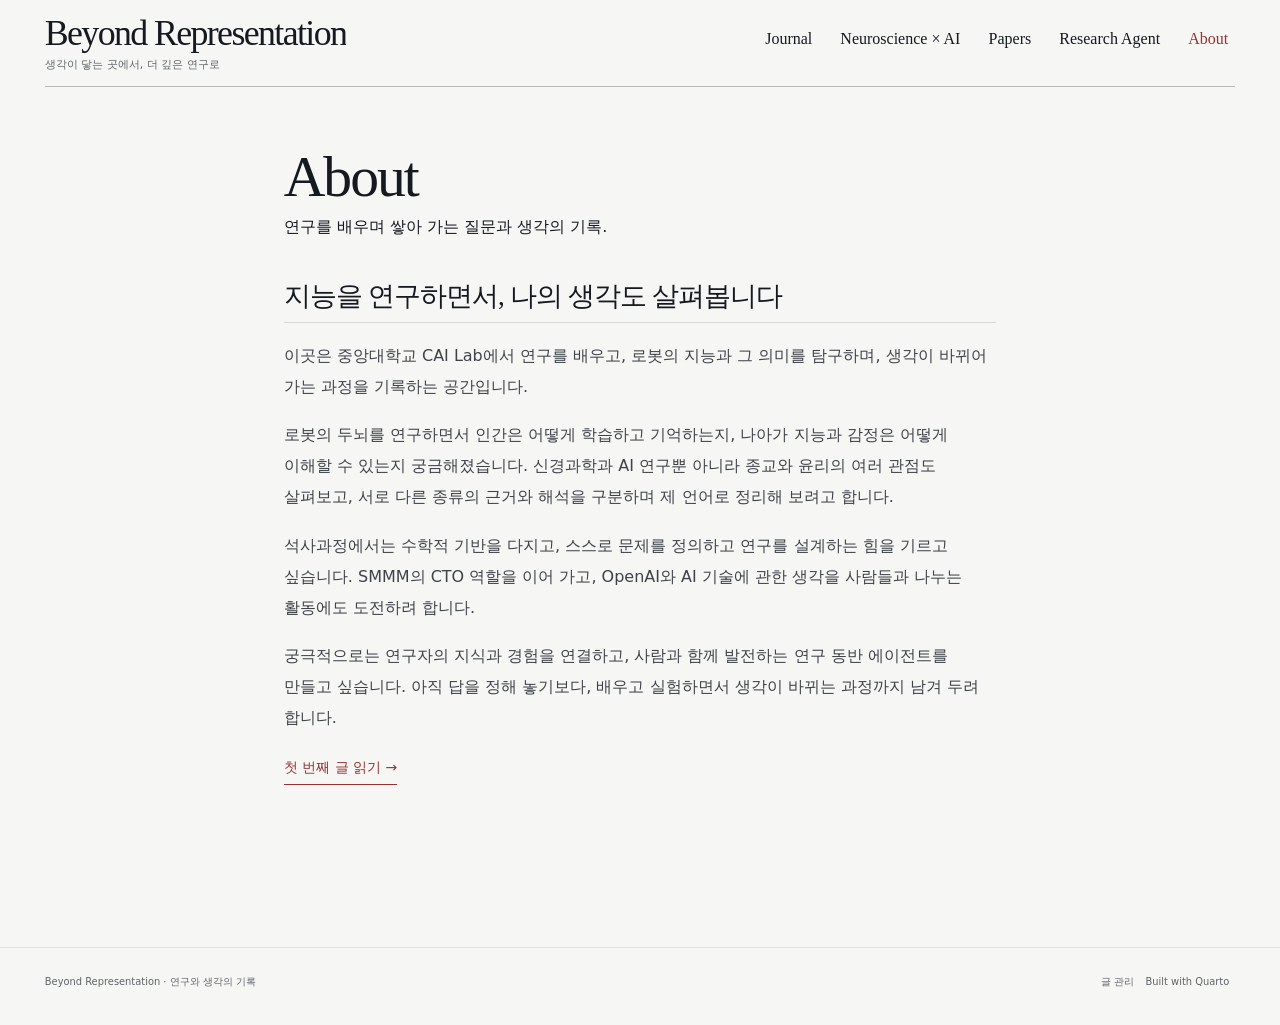
<file: about.html>
<!DOCTYPE html>
<html xmlns="http://www.w3.org/1999/xhtml" lang="ko" xml:lang="ko"><head>

<meta charset="utf-8">
<meta name="generator" content="quarto-1.11.9">

<meta name="viewport" content="width=device-width, initial-scale=1.0, user-scalable=yes">

<meta name="description" content="연구를 배우며 쌓아 가는 질문과 생각의 기록.">

<title>About – Beyond Representation</title>
<style>
/* Default styles provided by pandoc.
** See https://pandoc.org/MANUAL.html#variables-for-html for config info.
*/
span.smallcaps{font-variant: small-caps;}
div.columns{display: flex; gap: 1.5em;}
div.column{flex: auto;}
@media screen {
div.columns{gap: min(4vw, 1.5em);}
div.column{overflow-x: auto;}
}
div.hanging-indent{margin-left: 1.5em; text-indent: -1.5em;}
ul.task-list{list-style: none;}
ul.task-list li input[type="checkbox"] {
  width: 0.8em;
  margin: 0 0.8em 0.2em -1em; /* quarto-specific, see https://github.com/quarto-dev/quarto-cli/issues/4556 */ 
  vertical-align: middle;
}
</style>


<script src="site_libs/quarto-nav/quarto-nav.js"></script>
<script src="site_libs/quarto-nav/headroom.min.js"></script>
<script src="site_libs/clipboard/clipboard.min.js"></script>
<script src="site_libs/quarto-search/autocomplete.umd.js"></script>
<script src="site_libs/quarto-search/fuse.min.js"></script>
<script src="site_libs/quarto-search/quarto-search.js"></script>
<meta name="quarto:offset" content="./">
<script src="site_libs/quarto-html/quarto.js" type="module"></script>
<script src="site_libs/quarto-html/tabsets/tabsets.js" type="module"></script>
<script src="site_libs/quarto-html/scrollable-regions/scrollable-regions.js" type="module"></script>
<script src="site_libs/quarto-html/popper.min.js"></script>
<script src="site_libs/quarto-html/tippy.umd.min.js"></script>
<script src="site_libs/quarto-html/anchor.min.js"></script>
<link href="site_libs/quarto-html/tippy.css" rel="stylesheet">
<link href="site_libs/quarto-html/quarto-syntax-highlighting-63b5708e65d6cd79cd7618c58d0c21e7.css" rel="stylesheet" id="quarto-text-highlighting-styles">
<script src="site_libs/bootstrap/bootstrap.min.js"></script>
<link href="site_libs/bootstrap/bootstrap-icons.css" rel="stylesheet">
<link href="site_libs/bootstrap/bootstrap-a737e2257fbfbcbb90bc198b4428788c.min.css" rel="stylesheet" append-hash="true" id="quarto-bootstrap" data-mode="light">
<script id="quarto-search-options" type="application/json">{
  "location": "navbar",
  "copy-button": false,
  "collapse-after": 3,
  "panel-placement": "end",
  "type": "overlay",
  "limit": 50,
  "keyboard-shortcut": [
    "f",
    "/",
    "s"
  ],
  "show-item-context": false,
  "language": {
    "search-no-results-text": "일치 없음",
    "search-matching-documents-text": "일치된 문서",
    "search-copy-link-title": "검색 링크 복사",
    "search-hide-matches-text": "추가 검색 결과 숨기기",
    "search-more-match-text": "추가 검색결과",
    "search-more-matches-text": "추가 검색결과",
    "search-clear-button-title": "제거",
    "search-text-placeholder": "",
    "search-detached-cancel-button-title": "취소",
    "search-submit-button-title": "검색",
    "search-label": "검색"
  }
}</script>
<style>html{ scroll-behavior: smooth; }</style>


<link rel="stylesheet" href="site.css">
</head>

<body class="nav-fixed fullcontent quarto-light"><a id="quarto-skip-link" class="visually-hidden-focusable" href="#quarto-document-content">Skip to main content</a>

<div id="quarto-search-results"></div>
  <header id="quarto-header" class="headroom fixed-top">
    <nav class="navbar navbar-expand-lg " data-bs-theme="dark" aria-label="웹사이트">
      <div class="navbar-container container-fluid">
      <div class="navbar-brand-container mx-auto">
    <a class="navbar-brand" href="./index.html">
    <span class="navbar-title">Beyond Representation</span>
    </a>
  </div>
          <button class="navbar-toggler" type="button" data-bs-toggle="collapse" data-bs-target="#navbarCollapse" aria-controls="navbarCollapse" aria-expanded="false" aria-label="탐색 전환" onclick="if (window.quartoToggleHeadroom) { window.quartoToggleHeadroom(); }">
  <span class="navbar-toggler-icon"></span>
</button>
          <div class="collapse navbar-collapse" id="navbarCollapse">
            <ul class="navbar-nav navbar-nav-scroll ms-auto">
  <li class="nav-item">
    <a class="nav-link" href="./journal.html"> 
<span class="menu-text">Journal</span></a>
  </li>  
  <li class="nav-item">
    <a class="nav-link" href="./neuroscience.html"> 
<span class="menu-text">Neuroscience × AI</span></a>
  </li>  
  <li class="nav-item">
    <a class="nav-link" href="./papers.html"> 
<span class="menu-text">Papers</span></a>
  </li>  
  <li class="nav-item">
    <a class="nav-link" href="./agent.html"> 
<span class="menu-text">Research Agent</span></a>
  </li>  
  <li class="nav-item">
    <a class="nav-link active" href="./about.html" aria-current="page"> 
<span class="menu-text">About</span></a>
  </li>  
</ul>
          </div> <!-- /navcollapse -->
            <div class="quarto-navbar-tools">
</div>
      </div> <!-- /container-fluid -->
    </nav>
</header>
<!-- content -->
<div id="quarto-content" class="quarto-container page-columns page-rows-contents page-layout-article page-navbar">
<!-- sidebar -->
<!-- margin-sidebar -->
    
<!-- main -->
<main class="content" id="quarto-document-content" tabindex="-1">

<header id="title-block-header" class="quarto-title-block default">
<div class="quarto-title">
<h1 class="title">About</h1>
</div>

<div>
  <div class="description">
    연구를 배우며 쌓아 가는 질문과 생각의 기록.
  </div>
</div>


<div class="quarto-title-meta">

    
  
    
  </div>
  


</header>


<section id="지능을-연구하면서-나의-생각도-살펴봅니다" class="level2">
<h2 class="anchored" data-anchor-id="지능을-연구하면서-나의-생각도-살펴봅니다">지능을 연구하면서, 나의 생각도 살펴봅니다</h2>
<p>이곳은 중앙대학교 CAI Lab에서 연구를 배우고, 로봇의 지능과 그 의미를 탐구하며, 생각이 바뀌어 가는 과정을 기록하는 공간입니다.</p>
<p>로봇의 두뇌를 연구하면서 인간은 어떻게 학습하고 기억하는지, 나아가 지능과 감정은 어떻게 이해할 수 있는지 궁금해졌습니다. 신경과학과 AI 연구뿐 아니라 종교와 윤리의 여러 관점도 살펴보고, 서로 다른 종류의 근거와 해석을 구분하며 제 언어로 정리해 보려고 합니다.</p>
<p>석사과정에서는 수학적 기반을 다지고, 스스로 문제를 정의하고 연구를 설계하는 힘을 기르고 싶습니다. SMMM의 CTO 역할을 이어 가고, OpenAI와 AI 기술에 관한 생각을 사람들과 나누는 활동에도 도전하려 합니다.</p>
<p>궁극적으로는 연구자의 지식과 경험을 연결하고, 사람과 함께 발전하는 연구 동반 에이전트를 만들고 싶습니다. 아직 답을 정해 놓기보다, 배우고 실험하면서 생각이 바뀌는 과정까지 남겨 두려 합니다.</p>
<p><a href="./posts/journal/2026-10-31-researching-research/index.html" class="text-link">첫 번째 글 읽기 →</a></p>


</section>

</main> <!-- /main -->
<script>
(function () {
  const brand = document.querySelector('#quarto-header .navbar-brand');
  if (!brand) return;
  document.querySelectorAll('#title-block-header .quarto-category').forEach(function (category) {
    const text = category.textContent.trim();
    if (!text || category.tagName === 'A') return;
    const link = document.createElement('a');
    const url = new URL('tags.html', brand.href);
    url.searchParams.set('tag', text);
    link.href = url.href;
    link.className = 'quarto-category post-tag';
    link.textContent = '#' + text;
    category.replaceWith(link);
  });
})();
</script>
<script id="quarto-html-after-body" type="application/javascript">
  window.document.addEventListener("DOMContentLoaded", function (event) {
    const icon = "";
    const anchorJS = new window.AnchorJS();
    anchorJS.options = {
      placement: 'right',
      icon: icon
    };
    anchorJS.add('.anchored');
    const isCodeAnnotation = (el) => {
      for (const clz of el.classList) {
        if (clz.startsWith('code-annotation-')) {                     
          return true;
        }
      }
      return false;
    }
    const onCopySuccess = function(e) {
      // button target
      const button = e.trigger;
      // don't keep focus
      button.blur();
      // flash "checked"
      button.classList.add('code-copy-button-checked');
      var currentTitle = button.getAttribute("title");
      button.setAttribute("title", "복사완료!");
      let tooltip;
      if (window.bootstrap) {
        button.setAttribute("data-bs-toggle", "tooltip");
        button.setAttribute("data-bs-placement", "left");
        button.setAttribute("data-bs-title", "복사완료!");
        tooltip = new bootstrap.Tooltip(button, 
          { trigger: "manual", 
            customClass: "code-copy-button-tooltip",
            offset: [0, -8]});
        tooltip.show();    
      }
      setTimeout(function() {
        if (tooltip) {
          tooltip.hide();
          button.removeAttribute("data-bs-title");
          button.removeAttribute("data-bs-toggle");
          button.removeAttribute("data-bs-placement");
        }
        button.setAttribute("title", currentTitle);
        button.classList.remove('code-copy-button-checked');
      }, 1000);
      // clear code selection
      e.clearSelection();
    }
    const getTextToCopy = function(trigger) {
      const outerScaffold = trigger.parentElement.cloneNode(true);
      const codeEl = outerScaffold.querySelector('code');
      for (const childEl of codeEl.children) {
        if (isCodeAnnotation(childEl)) {
          childEl.remove();
        }
      }
      return codeEl.innerText;
    }
    const clipboard = new window.ClipboardJS('.code-copy-button:not([data-in-quarto-modal])', {
      text: getTextToCopy
    });
    clipboard.on('success', onCopySuccess);
    if (window.document.getElementById('quarto-embedded-source-code-modal')) {
      const clipboardModal = new window.ClipboardJS('.code-copy-button[data-in-quarto-modal]', {
        text: getTextToCopy,
        container: window.document.getElementById('quarto-embedded-source-code-modal')
      });
      clipboardModal.on('success', onCopySuccess);
    }
      var localhostRegex = new RegExp(/^(?:http|https):\/\/localhost\:?[0-9]*\//);
      var mailtoRegex = new RegExp(/^mailto:/);
        var filterRegex = new RegExp('/' + window.location.host + '/');
      const newWindowLabel = "(opens in a new tab)";
      const newWindowNoteId = "quarto-ext-newwindow-label";
      // Links reference one hidden label through aria-describedby, so the
      // announcement never changes their accessible name.
      var describeNewWindow = (link) => {
        if (!window.document.getElementById(newWindowNoteId)) {
          var newWindowNote = window.document.createElement("span");
          newWindowNote.id = newWindowNoteId;
          newWindowNote.hidden = true;
          newWindowNote.textContent = newWindowLabel;
          window.document.body.appendChild(newWindowNote);
        }
        var describedBy = (link.getAttribute("aria-describedby") || "").split(/\s+/).filter(Boolean);
        if (!describedBy.includes(newWindowNoteId)) {
          describedBy.push(newWindowNoteId);
          link.setAttribute("aria-describedby", describedBy.join(" "));
        }
      }
      var isInternal = (href) => {
          return filterRegex.test(href) || localhostRegex.test(href) || mailtoRegex.test(href);
      }
      // Inspect non-navigation links and adorn them if external
      window.quartoDecorateExternalLinks = function (root) {
     var links = (root || window.document).querySelectorAll('a[href]:not(.nav-link):not(.navbar-brand):not(.toc-action):not(.sidebar-link):not(.sidebar-item-toggle):not(.pagination-link):not(.no-external):not([aria-hidden]):not(.dropdown-item):not(.quarto-navigation-tool):not(.about-link)');
      for (var i=0; i<links.length; i++) {
        const link = links[i];
        if (!isInternal(link.href)) {
          // undo the damage that might have been done by quarto-nav.js in the case of
          // links that we want to consider external
          if (link.dataset.originalHref !== undefined) {
            link.href = link.dataset.originalHref;
          }
            // target, if specified
            link.setAttribute("target", "_blank");
            if (link.getAttribute("rel") === null) {
              link.setAttribute("rel", "noopener");
            }
            describeNewWindow(link);
          if (!link.classList.contains('no-external-icon')) {
          }
        }
      }
      };
      window.quartoDecorateExternalLinks(window.document);
    // Esc closes the popup (WCAG 1.4.13) and focus leaving both trigger and
    // popup closes it (WCAG 2.4.11); tippy handles neither for interactive popups.
    const hideOnEscAndFocusOut = {
      name: 'hideOnEscAndFocusOut',
      defaultValue: true,
      fn(instance) {
        const dismiss = () => {
          // A show scheduled by the trigger delay would otherwise reopen it
          instance.clearDelayTimeouts();
          instance.hide();
        };
        const onKeyDown = (event) => {
          if (event.key !== 'Escape') {
            return;
          }
          // Keep Esc from also reaching page handlers (e.g. reveal.js overview),
          // except an open reveal.js slide menu, which Esc should close too.
          // The menu handles keys only when its keyboard option is on.
          const menuHandlesEsc = window.Reveal?.getPlugin?.('menu')?.isOpen() &&
            window.Reveal.getConfig().menu?.keyboard !== false;
          if (!menuHandlesEsc) {
            event.stopPropagation();
          }
          if (instance.popper.contains(window.document.activeElement)) {
            // Disabled while refocusing so the focus trigger does not reopen it
            instance.disable();
            instance.reference.focus();
            instance.enable();
          }
          dismiss();
        };
        const onFocusOut = (event) => {
          const target = event.relatedTarget;
          if (target && !instance.reference.contains(target) &&
              !instance.popper.contains(target)) {
            dismiss();
          }
        };
        // On the trigger too: a click trigger (code-annotations: select) has no
        // blur handling. Attached for the instance's lifetime so leaving the
        // trigger also cancels a show still pending on the trigger delay.
        instance.reference.addEventListener('focusout', onFocusOut);
        return {
          onShow() {
            window.document.addEventListener('keydown', onKeyDown, true);
            instance.popper.addEventListener('focusout', onFocusOut);
          },
          onHide() {
            window.document.removeEventListener('keydown', onKeyDown, true);
            instance.popper.removeEventListener('focusout', onFocusOut);
          },
          onDestroy() {
            instance.reference.removeEventListener('focusout', onFocusOut);
          },
        };
      },
    };
    function tippyHover(el, contentFn, onTriggerFn, onUntriggerFn) {
      const config = {
        allowHTML: true,
        maxWidth: 500,
        delay: 100,
        arrow: false,
        appendTo: function(el) {
            return el.parentElement;
        },
        interactive: true,
        interactiveBorder: 10,
        theme: 'quarto',
        placement: 'bottom-start',
        plugins: [hideOnEscAndFocusOut],
      };
      if (contentFn) {
        config.content = contentFn;
      }
      if (onTriggerFn) {
        config.onTrigger = onTriggerFn;
      }
      if (onUntriggerFn) {
        config.onUntrigger = onUntriggerFn;
      }
      window.tippy(el, config); 
    }
    const noterefs = window.document.querySelectorAll('a[role="doc-noteref"]');
    for (var i=0; i<noterefs.length; i++) {
      const ref = noterefs[i];
      tippyHover(ref, function() {
        // use id or data attribute instead here
        let href = ref.getAttribute('data-footnote-href') || ref.getAttribute('href');
        try { href = new URL(href).hash; } catch {}
        const id = href.replace(/^#\/?/, "");
        const note = window.document.getElementById(id);
        if (note) {
          return note.innerHTML;
        } else {
          return "";
        }
      });
    }
    const xrefs = window.document.querySelectorAll('a.quarto-xref');
    const processXRef = (id, note) => {
      // Strip column container classes
      const stripColumnClz = (el) => {
        el.classList.remove("page-full", "page-columns");
        if (el.children) {
          for (const child of el.children) {
            stripColumnClz(child);
          }
        }
      }
      stripColumnClz(note)
      if (id === null || id.startsWith('sec-')) {
        // Special case sections, only their first couple elements
        const container = document.createElement("div");
        if (note.children && note.children.length > 2) {
          container.appendChild(note.children[0].cloneNode(true));
          for (let i = 1; i < note.children.length; i++) {
            const child = note.children[i];
            if (child.tagName === "P" && child.innerText === "") {
              continue;
            } else {
              container.appendChild(child.cloneNode(true));
              break;
            }
          }
          if (window.Quarto?.typesetMath) {
            window.Quarto.typesetMath(container);
          }
          return container.innerHTML
        } else {
          if (window.Quarto?.typesetMath) {
            window.Quarto.typesetMath(note);
          }
          return note.innerHTML;
        }
      } else {
        // Remove any anchor links if they are present
        const anchorLink = note.querySelector('a.anchorjs-link');
        if (anchorLink) {
          anchorLink.remove();
        }
        if (window.Quarto?.typesetMath) {
          window.Quarto.typesetMath(note);
        }
        if (note.classList.contains("callout")) {
          return note.outerHTML;
        } else {
          return note.innerHTML;
        }
      }
    }
    for (var i=0; i<xrefs.length; i++) {
      const xref = xrefs[i];
      tippyHover(xref, undefined, function(instance) {
        instance.disable();
        let url = xref.getAttribute('href');
        let hash = undefined; 
        if (url.startsWith('#')) {
          hash = url;
        } else {
          try { hash = new URL(url).hash; } catch {}
        }
        if (hash) {
          const id = hash.replace(/^#\/?/, "");
          const note = window.document.getElementById(id);
          if (note !== null) {
            try {
              const html = processXRef(id, note.cloneNode(true));
              instance.setContent(html);
            } finally {
              instance.enable();
              instance.show();
            }
          } else {
            // See if we can fetch this
            fetch(url.split('#')[0])
            .then(res => res.text())
            .then(html => {
              const parser = new DOMParser();
              const htmlDoc = parser.parseFromString(html, "text/html");
              const note = htmlDoc.getElementById(id);
              if (note !== null) {
                const html = processXRef(id, note);
                instance.setContent(html);
              } 
            }).finally(() => {
              instance.enable();
              instance.show();
            });
          }
        } else {
          // See if we can fetch a full url (with no hash to target)
          // This is a special case and we should probably do some content thinning / targeting
          fetch(url)
          .then(res => res.text())
          .then(html => {
            const parser = new DOMParser();
            const htmlDoc = parser.parseFromString(html, "text/html");
            const note = htmlDoc.querySelector('main.content');
            if (note !== null) {
              // This should only happen for chapter cross references
              // (since there is no id in the URL)
              // remove the first header
              if (note.children.length > 0 && note.children[0].tagName === "HEADER") {
                note.children[0].remove();
              }
              const html = processXRef(null, note);
              instance.setContent(html);
            } 
          }).finally(() => {
            instance.enable();
            instance.show();
          });
        }
      }, function(instance) {
      });
    }
        let selectedAnnoteEl;
        const selectorForAnnotation = ( cell, annotation) => {
          let cellAttr = 'data-code-cell="' + cell + '"';
          let lineAttr = 'data-code-annotation="' +  annotation + '"';
          const selector = 'span[' + cellAttr + '][' + lineAttr + ']';
          return selector;
        }
        const selectCodeLines = (annoteEl) => {
          const doc = window.document;
          const targetCell = annoteEl.getAttribute("data-target-cell");
          const targetAnnotation = annoteEl.getAttribute("data-target-annotation");
          const annoteSpan = window.document.querySelector(selectorForAnnotation(targetCell, targetAnnotation));
          const lines = annoteSpan.getAttribute("data-code-lines").split(",");
          const lineIds = lines.map((line) => {
            return targetCell + "-" + line;
          })
          // Each band is positioned against its own containing block, which is
          // not the offsetParent of the lines, so place it from client rects.
          const placeBand = (band, firstEl, lastEl, codeBlock) => {
            const container = band.offsetParent;
            if (container === null) {
              return;
            }
            const containerRect = container.getBoundingClientRect();
            // Reveal.js scales slides with a transform, so convert client
            // pixels back to the CSS pixels of the container.
            const scale = containerRect.height / container.offsetHeight || 1;
            const firstRect = firstEl.getBoundingClientRect();
            const lastRect = lastEl.getBoundingClientRect();
            const top = (firstRect.top - containerRect.top) / scale - container.clientTop + container.scrollTop;
            const height = (lastRect.bottom - firstRect.top) / scale;
            band.style.top = top - 2 + "px";
            band.style.height = height + 4 + "px";
            if (codeBlock) {
              // Without the copy button wrapper, the containing block is wider
              // than the code block, so span the code block explicitly.
              const blockRect = codeBlock.getBoundingClientRect();
              band.style.left = (blockRect.left - containerRect.left) / scale - container.clientLeft + container.scrollLeft + "px";
              band.style.width = blockRect.width / scale + "px";
            }
          };
          if (lineIds.length > 0) {
            const el = window.document.getElementById(lineIds[0]);
            const lastEl = window.document.getElementById(lineIds[lineIds.length - 1]);
            const parent = el.parentElement.parentElement;
            // cook up a div (if necessary) and position it
            let div = window.document.getElementById("code-annotation-line-highlight");
            if (div === null) {
              div = window.document.createElement("div");
              div.setAttribute("id", "code-annotation-line-highlight");
              div.style.position = 'absolute';
              parent.appendChild(div);
            }
            placeBand(div, el, lastEl, parent.closest("div.sourceCode") || parent);
            let gutterDiv = window.document.getElementById("code-annotation-line-highlight-gutter");
            if (gutterDiv === null) {
              gutterDiv = window.document.createElement("div");
              gutterDiv.setAttribute("id", "code-annotation-line-highlight-gutter");
              gutterDiv.style.position = 'absolute';
              const codeCell = window.document.getElementById(targetCell);
              const gutter = codeCell.querySelector('.code-annotation-gutter');
              gutter.appendChild(gutterDiv);
            }
            placeBand(gutterDiv, el, lastEl);
            selectedAnnoteEl = annoteEl;
          }
        };
        const unselectCodeLines = () => {
          const elementsIds = ["code-annotation-line-highlight", "code-annotation-line-highlight-gutter"];
          elementsIds.forEach((elId) => {
            const div = window.document.getElementById(elId);
            if (div) {
              div.remove();
            }
          });
          selectedAnnoteEl = undefined;
        };
          // Handle positioning of the toggle
      window.addEventListener(
        "resize",
        throttle(() => {
          elRect = undefined;
          if (selectedAnnoteEl) {
            selectCodeLines(selectedAnnoteEl);
          }
        }, 10)
      );
      function throttle(fn, ms) {
      let throttle = false;
      let timer;
        return (...args) => {
          if(!throttle) { // first call gets through
              fn.apply(this, args);
              throttle = true;
          } else { // all the others get throttled
              if(timer) clearTimeout(timer); // cancel #2
              timer = setTimeout(() => {
                fn.apply(this, args);
                timer = throttle = false;
              }, ms);
          }
        };
      }
        // Attach click handler to the DT
        const annoteDls = window.document.querySelectorAll('dt[data-target-cell]');
        for (const annoteDlNode of annoteDls) {
          annoteDlNode.addEventListener('click', (event) => {
            const clickedEl = event.target;
            if (clickedEl !== selectedAnnoteEl) {
              unselectCodeLines();
              const activeEl = window.document.querySelector('dt[data-target-cell].code-annotation-active');
              if (activeEl) {
                activeEl.classList.remove('code-annotation-active');
              }
              selectCodeLines(clickedEl);
              clickedEl.classList.add('code-annotation-active');
            } else {
              // Unselect the line
              unselectCodeLines();
              clickedEl.classList.remove('code-annotation-active');
            }
          });
        }
    const findCites = (el) => {
      const parentEl = el.parentElement;
      if (parentEl) {
        const cites = parentEl.dataset.cites;
        if (cites) {
          return {
            el,
            cites: cites.split(' ')
          };
        } else {
          return findCites(el.parentElement)
        }
      } else {
        return undefined;
      }
    };
    var bibliorefs = window.document.querySelectorAll('a[role="doc-biblioref"]');
    for (var i=0; i<bibliorefs.length; i++) {
      const ref = bibliorefs[i];
      const citeInfo = findCites(ref);
      if (citeInfo) {
        tippyHover(citeInfo.el, function() {
          var popup = window.document.createElement('div');
          citeInfo.cites.forEach(function(cite) {
            var citeDiv = window.document.createElement('div');
            citeDiv.classList.add('hanging-indent');
            citeDiv.classList.add('csl-entry');
            var biblioDiv = window.document.getElementById('ref-' + cite);
            if (biblioDiv) {
              citeDiv.innerHTML = biblioDiv.innerHTML;
            }
            popup.appendChild(citeDiv);
          });
          return popup.innerHTML;
        });
      }
    }
  });
  </script>
  <script type="application/javascript">
  window.quartoScrollableRegionsLabels = {"code":"스크롤 가능한 코드","output":"스크롤 가능한 출력"};
  </script>
</div> <!-- /content -->
<footer class="footer">
  <div class="nav-footer">
    <div class="nav-footer-left">
<p>Beyond Representation · 연구와 생각의 기록</p>
</div>   
    <div class="nav-footer-center">
      &nbsp;
    </div>
    <div class="nav-footer-right">
      <ul class="footer-items list-unstyled">
    <li class="nav-item">
    <a class="nav-link" href="./admin/index.html">
<p>글 관리</p>
</a>
  </li>  
    <li class="nav-item">
    <a class="nav-link" href="https://quarto.org/">
<p>Built with Quarto</p>
</a>
  </li>  
</ul>
    </div>
  </div>
</footer>




<script src="site_libs/quarto-html/zenscroll-min.js"></script>
</body></html>
</file>
<file: site_libs/quarto-html/tippy.css>
.tippy-box[data-animation=fade][data-state=hidden]{opacity:0}[data-tippy-root]{max-width:calc(100vw - 10px)}.tippy-box{position:relative;background-color:#333;color:#fff;border-radius:4px;font-size:14px;line-height:1.4;white-space:normal;outline:0;transition-property:transform,visibility,opacity}.tippy-box[data-placement^=top]>.tippy-arrow{bottom:0}.tippy-box[data-placement^=top]>.tippy-arrow:before{bottom:-7px;left:0;border-width:8px 8px 0;border-top-color:initial;transform-origin:center top}.tippy-box[data-placement^=bottom]>.tippy-arrow{top:0}.tippy-box[data-placement^=bottom]>.tippy-arrow:before{top:-7px;left:0;border-width:0 8px 8px;border-bottom-color:initial;transform-origin:center bottom}.tippy-box[data-placement^=left]>.tippy-arrow{right:0}.tippy-box[data-placement^=left]>.tippy-arrow:before{border-width:8px 0 8px 8px;border-left-color:initial;right:-7px;transform-origin:center left}.tippy-box[data-placement^=right]>.tippy-arrow{left:0}.tippy-box[data-placement^=right]>.tippy-arrow:before{left:-7px;border-width:8px 8px 8px 0;border-right-color:initial;transform-origin:center right}.tippy-box[data-inertia][data-state=visible]{transition-timing-function:cubic-bezier(.54,1.5,.38,1.11)}.tippy-arrow{width:16px;height:16px;color:#333}.tippy-arrow:before{content:"";position:absolute;border-color:transparent;border-style:solid}.tippy-content{position:relative;padding:5px 9px;z-index:1}
</file>
<file: site_libs/quarto-html/quarto-syntax-highlighting-63b5708e65d6cd79cd7618c58d0c21e7.css>
/* quarto syntax highlight colors */
:root {
  --quarto-hl-ot-color: #003B4F;
  --quarto-hl-at-color: #657422;
  --quarto-hl-ss-color: #20794D;
  --quarto-hl-an-color: #5E5E5E;
  --quarto-hl-fu-color: #4758AB;
  --quarto-hl-st-color: #20794D;
  --quarto-hl-cf-color: #003B4F;
  --quarto-hl-op-color: #5E5E5E;
  --quarto-hl-er-color: #AD0000;
  --quarto-hl-bn-color: #AD0000;
  --quarto-hl-al-color: #AD0000;
  --quarto-hl-va-color: #111111;
  --quarto-hl-bu-color: inherit;
  --quarto-hl-ex-color: inherit;
  --quarto-hl-pp-color: #AD0000;
  --quarto-hl-in-color: #5E5E5E;
  --quarto-hl-vs-color: #20794D;
  --quarto-hl-wa-color: #5E5E5E;
  --quarto-hl-do-color: #5E5E5E;
  --quarto-hl-im-color: #00769E;
  --quarto-hl-ch-color: #20794D;
  --quarto-hl-dt-color: #AD0000;
  --quarto-hl-fl-color: #AD0000;
  --quarto-hl-co-color: #5E5E5E;
  --quarto-hl-cv-color: #5E5E5E;
  --quarto-hl-cn-color: #8f5902;
  --quarto-hl-sc-color: #5E5E5E;
  --quarto-hl-dv-color: #AD0000;
  --quarto-hl-kw-color: #003B4F;
}

/* other quarto variables */
:root {
  --quarto-font-monospace: SFMono-Regular, Menlo, Monaco, Consolas, "Liberation Mono", "Courier New", monospace;
}

/* syntax highlight based on Pandoc's rules */
pre > code.sourceCode > span {
  color: #003B4F;
}

code.sourceCode > span {
  color: #003B4F;
}

div.sourceCode,
div.sourceCode pre.sourceCode {
  color: #003B4F;
}

/* Normal */
code span {
  color: #003B4F;
}

/* Alert */
code span.al {
  color: #AD0000;
  font-style: inherit;
}

/* Annotation */
code span.an {
  color: #5E5E5E;
  font-style: inherit;
}

/* Attribute */
code span.at {
  color: #657422;
  font-style: inherit;
}

/* BaseN */
code span.bn {
  color: #AD0000;
  font-style: inherit;
}

/* BuiltIn */
code span.bu {
  font-style: inherit;
}

/* ControlFlow */
code span.cf {
  color: #003B4F;
  font-weight: bold;
  font-style: inherit;
}

/* Char */
code span.ch {
  color: #20794D;
  font-style: inherit;
}

/* Constant */
code span.cn {
  color: #8f5902;
  font-style: inherit;
}

/* Comment */
code span.co {
  color: #5E5E5E;
  font-style: inherit;
}

/* CommentVar */
code span.cv {
  color: #5E5E5E;
  font-style: italic;
}

/* Documentation */
code span.do {
  color: #5E5E5E;
  font-style: italic;
}

/* DataType */
code span.dt {
  color: #AD0000;
  font-style: inherit;
}

/* DecVal */
code span.dv {
  color: #AD0000;
  font-style: inherit;
}

/* Error */
code span.er {
  color: #AD0000;
  font-style: inherit;
}

/* Extension */
code span.ex {
  font-style: inherit;
}

/* Float */
code span.fl {
  color: #AD0000;
  font-style: inherit;
}

/* Function */
code span.fu {
  color: #4758AB;
  font-style: inherit;
}

/* Import */
code span.im {
  color: #00769E;
  font-style: inherit;
}

/* Information */
code span.in {
  color: #5E5E5E;
  font-style: inherit;
}

/* Keyword */
code span.kw {
  color: #003B4F;
  font-weight: bold;
  font-style: inherit;
}

/* Operator */
code span.op {
  color: #5E5E5E;
  font-style: inherit;
}

/* Other */
code span.ot {
  color: #003B4F;
  font-style: inherit;
}

/* Preprocessor */
code span.pp {
  color: #AD0000;
  font-style: inherit;
}

/* SpecialChar */
code span.sc {
  color: #5E5E5E;
  font-style: inherit;
}

/* SpecialString */
code span.ss {
  color: #20794D;
  font-style: inherit;
}

/* String */
code span.st {
  color: #20794D;
  font-style: inherit;
}

/* Variable */
code span.va {
  color: #111111;
  font-style: inherit;
}

/* VerbatimString */
code span.vs {
  color: #20794D;
  font-style: inherit;
}

/* Warning */
code span.wa {
  color: #5E5E5E;
  font-style: italic;
}

.prevent-inlining {
  content: "</";
}

/*# sourceMappingURL=054cc16b9e9817627be6994582d2ffb5.css.map */
</file>
<file: site.css>
/* Beyond Representation: editorial, image-led reading experience. */
:root {
  --paper: #f6f6f5;
  --ink: #151920;
  --muted: #5f646a;
  --rule: #b7b9b9;
  --accent: #963332;
  --serif: "Iowan Old Style", "Baskerville", "Noto Serif KR", "AppleMyungjo", "Batang", Georgia, serif;
  --sans: "Pretendard", "Apple SD Gothic Neo", "Malgun Gothic", system-ui, sans-serif;
  --page-width: 1440px;
  --gutter: clamp(24px, 3.5vw, 56px);
}

html { scroll-behavior: smooth; }
body { background: var(--paper); color: var(--ink); font-family: var(--sans); font-size: 16px; line-height: 1.8; }
a { color: var(--accent); text-decoration-color: currentColor; text-underline-offset: .3em; }
a:hover { color: #692321; }
a:focus-visible, button:focus-visible, .carousel-track:focus-visible { outline: 3px solid var(--accent); outline-offset: 4px; }
img { max-width: 100%; }
h1, h2, h3, h4 { color: var(--ink); font-family: var(--serif); font-weight: 400; letter-spacing: -.035em; }

#quarto-header { background: var(--paper); }
#quarto-header nav.navbar { background: var(--paper) !important; padding: 14px var(--gutter) 13px; }
#quarto-header .navbar-container { max-width: var(--page-width); margin: 0 auto; border-bottom: 1px solid var(--rule); padding: 0 0 13px; align-items: flex-start; }
#quarto-header .navbar-brand-container { margin: 0; padding: 0; }
#quarto-header .navbar-brand { color: var(--ink); font: 400 clamp(26px, 2.8vw, 42px)/1.1 var(--serif); letter-spacing: -.045em; margin: 0; padding: 0; white-space: nowrap; }
#quarto-header .navbar-brand::after { content: "생각이 닿는 곳에서, 더 깊은 연구로"; display: block; margin-top: 5px; color: var(--muted); font: 400 11px/1.35 var(--sans); letter-spacing: 0; }
#quarto-header .navbar-nav { gap: clamp(3px, 1.1vw, 18px); align-items: center; }
#quarto-header .nav-link { color: var(--ink); font: 400 16px/1.4 var(--serif); padding: 13px 7px !important; white-space: nowrap; }
#quarto-header .nav-link:hover, #quarto-header .nav-link.active { color: var(--accent); }
#quarto-header .navbar-toggler { border: 0; padding: 8px; }

#quarto-content { background: var(--paper); }
#quarto-content main.content { max-width: 850px; margin: 0 auto; padding: 42px var(--gutter) 85px; }
body:has(.home-page) #quarto-content main.content { grid-column: screen-start / screen-end; max-width: none; width: 100%; padding: 0; }
body:has(.home-page) #title-block-header { display: none; }
.home-page { max-width: var(--page-width); margin: 0 auto; padding: 0 var(--gutter); }
.home-page h2 { border: 0; padding: 0; margin: 0; }
.home-page p { margin: 0; }
.text-link { display: inline-block; color: var(--accent); font: 500 14px/1.4 var(--sans); text-decoration: none; border-bottom: 1px solid currentColor; padding: 0 0 7px; transition: color .18s ease; }
.text-link:hover { color: #63211f; }

.home-hero { position: relative; min-height: clamp(540px, 63vw, 900px); display: flex; align-items: center; overflow: hidden; border-bottom: 1px solid var(--rule); }
.hero-image { position: absolute; inset: 0 0 0 49%; background: #f0ece5; }
.hero-image p { height: 100%; }
.hero-image img { width: 100%; height: 100%; object-fit: cover; object-position: center; }
.hero-copy { position: relative; z-index: 1; width: min(56%, 750px); padding: 48px 0 55px 18px; }
.hero-copy .hero-title { font-size: clamp(46px, 5.7vw, 86px); line-height: 1.2; margin: 0 0 35px; word-break: keep-all; }
.hero-copy p { max-width: 460px; color: var(--muted); font-size: 17px; line-height: 1.8; word-break: keep-all; }
.hero-copy p + p { margin-top: 28px; }

.latest-section { padding: 48px 18px 62px; border-bottom: 1px solid var(--rule); }
.section-title h2 { font-size: clamp(36px, 4.1vw, 60px); line-height: 1.1; }
.section-title p { margin-top: 6px; color: var(--muted); font-size: 14px; }
.latest-heading { display: flex; align-items: flex-end; justify-content: space-between; gap: 24px; margin-bottom: 28px; }
.carousel-controls { display: none; }
.latest-carousel.is-enhanced.has-multiple .carousel-controls { display: flex; justify-content: flex-end; align-items: center; gap: 4px; }
.carousel-position { color: var(--muted); font: 400 13px/1 var(--sans); margin-right: 10px; font-variant-numeric: tabular-nums; }
.carousel-button { display: grid; place-items: center; width: 44px; height: 44px; border: 0; background: transparent; color: var(--ink); font: 400 22px/1 var(--sans); cursor: pointer; }
.carousel-button:hover:not(:disabled) { color: var(--accent); }
.carousel-button:disabled { color: #b4b7b4; cursor: default; }
.carousel-track { position: relative; display: flex; gap: 30px; overflow-x: auto; overscroll-behavior-x: contain; scroll-snap-type: x mandatory; }
.latest-carousel.is-enhanced .carousel-track { scrollbar-width: none; }
.latest-carousel.is-enhanced .carousel-track::-webkit-scrollbar { display: none; }
.carousel-slide { flex: 0 0 100%; min-width: 0; scroll-snap-align: start; }
.featured-story { display: grid; grid-template-columns: 45% 1fr; gap: clamp(28px, 5vw, 70px); align-items: center; }
.featured-image, .archive-image { display: block; overflow: hidden; }
.featured-image img { display: block; width: 100%; height: clamp(260px, 26vw, 375px); object-fit: cover; }
.featured-image img, .archive-image img { transition: transform .32s ease; }
.featured-copy h3 { margin: 9px 0 20px; font-size: clamp(23px, 2.2vw, 34px); line-height: 1.35; }
.featured-copy h3 a { color: var(--ink); text-decoration: none; }
.featured-copy .featured-meta { display: flex; flex-wrap: wrap; color: var(--muted); font-size: 12px; }
.featured-meta span + span::before { content: "·"; margin: 0 .65em; }
.featured-copy .featured-description { color: var(--muted); font-size: 15px; line-height: 1.9; word-break: keep-all; }
.featured-copy .text-link { margin-top: 20px; }
.featured-copy .post-tags + .text-link { margin-top: 15px; }
.home-page .quarto-listing { margin: 0; }

.categories-section { padding: 50px 18px 58px; border-bottom: 1px solid var(--rule); }
.category-grid { display: grid; grid-template-columns: repeat(2, minmax(0, 1fr)); column-gap: clamp(28px, 5vw, 72px); margin-top: 32px; }
.category-card { display: flex; align-items: flex-start; justify-content: space-between; gap: 20px; min-width: 0; min-height: 125px; padding: 25px 0; color: var(--ink); text-decoration: none; }
.category-card:nth-child(n+3) { border-top: 1px solid var(--rule); }
.category-card:hover, .category-card:hover .category-arrow { color: var(--accent); }
.category-copy { display: flex; flex: 1 1 auto; min-width: 0; flex-direction: column; align-items: flex-start; }
.category-title { font: 400 clamp(22px, 1.8vw, 28px)/1.25 var(--serif); letter-spacing: -.025em; overflow-wrap: anywhere; transition: color .2s ease; }
.category-description { margin-top: 8px; color: var(--muted); font: 400 14px/1.7 var(--sans); word-break: keep-all; }
.category-arrow { color: var(--muted); font: 400 20px/1 var(--sans); padding-top: 4px; transition: color .2s ease, transform .2s ease; }
.category-card:focus-visible .category-title, .category-card:focus-visible .category-arrow { color: var(--accent); }
.category-card:focus-visible .category-arrow { transform: translateX(5px); }

.about-strip { display: grid; grid-template-columns: 1fr minmax(180px, 28%); gap: 60px; align-items: center; padding: 46px 18px; border-bottom: 1px solid var(--rule); }
.about-copy h2 { font-size: 30px; line-height: 1.3; margin-bottom: 20px; }
.about-copy p { color: var(--muted); font-size: 14px; line-height: 1.85; word-break: keep-all; }
.about-copy p + p { margin-top: 7px; }
.about-copy p:last-child { margin-top: 18px; }
.about-image img { display: block; width: 100%; aspect-ratio: 1.45; object-fit: cover; }

#title-block-header { margin-bottom: 38px; }
#title-block-header .title { font-size: clamp(38px, 4.5vw, 60px); line-height: 1.25; word-break: keep-all; }
#title-block-header .subtitle { color: var(--muted); font-family: var(--sans); font-size: 17px; line-height: 1.6; }
#title-block-header .quarto-categories { display: flex; flex-wrap: wrap; gap: 6px 14px; margin: 15px 0 0; }
#title-block-header .quarto-category { margin: 0; padding: 0; border: 0; background: transparent; color: var(--muted); opacity: 1; font: 400 13px/1.7 var(--sans); letter-spacing: 0; text-transform: none; }
#title-block-header .quarto-category:hover { color: var(--accent); }
.post-tags { display: flex; flex-wrap: wrap; gap: 5px 14px; margin-top: 14px; }
.post-tag { color: var(--muted); font: 400 13px/1.6 var(--sans); text-decoration: none; transition: color .2s ease; }
.post-tag:hover, .post-tag:focus-visible { color: var(--accent); }
main.content:not(:has(.home-page)) p { color: #3f4348; line-height: 1.95; word-break: keep-all; }
main.content:not(:has(.home-page)) h2 { font-size: 27px; margin-top: 2.2em; padding-bottom: .35em; border-bottom: 1px solid #d7d8d7; }
.draft-note { padding: 18px 20px; margin: 28px 0; background: #ebe9e6; color: #514a47; font-size: 14px; }
.draft-note p { margin: 0; }
.empty-posts { border-top: 1px solid var(--rule); margin-top: 38px; padding-top: 22px; }
.empty-posts p { color: var(--muted) !important; font-size: 14px; }
.archive-post { display: grid; grid-template-columns: minmax(180px, 36%) 1fr; gap: 30px; padding: 30px 0; border-top: 1px solid var(--rule); align-items: center; }
.archive-post--text-only { grid-template-columns: 1fr; }
.archive-image img { display: block; width: 100%; aspect-ratio: 1.5; object-fit: cover; }
main.content:not(:has(.home-page)) .archive-copy h2 { font-size: 25px; margin: 8px 0 12px; padding: 0; border: 0; }
.archive-copy h2 a { color: var(--ink); text-decoration: none; }
.featured-copy h3 a, .archive-copy h2 a, .tag-result h2 a { transition: color .2s ease; }
.archive-copy p { margin: 0 0 12px; font-size: 14px; }
.archive-copy .archive-date { color: var(--muted); font-size: 12px; }
.archive-copy .post-tags { margin: 4px 0 15px; }
.tag-index { margin-top: 34px; }
.tag-filters { display: flex; flex-wrap: wrap; gap: 10px 20px; padding: 20px 0; border-top: 1px solid var(--rule); border-bottom: 1px solid var(--rule); }
.tag-filters a { color: var(--muted); font: 400 14px/1.7 var(--sans); text-decoration: none; }
.tag-filters a:hover, .tag-filters a[aria-current="page"] { color: var(--accent); }
.tag-filters a[aria-current="page"] { font-weight: 600; }
.tag-filters span { color: var(--muted); font-size: 11px; margin-left: 2px; }
main.content:not(:has(.home-page)) .tag-selection { margin: 26px 0 0; color: var(--muted); font-size: 12px; }
.tag-result { padding: 24px 0; border-bottom: 1px solid var(--rule); }
.tag-result[hidden], .tag-empty[hidden] { display: none !important; }
main.content:not(:has(.home-page)) .tag-result h2 { margin: 7px 0 12px; padding: 0; border: 0; font-size: 25px; }
.tag-result h2 a { color: var(--ink); text-decoration: none; }
.tag-result p { margin: 0; font-size: 14px; }
.tag-result .archive-date { color: var(--muted) !important; font-size: 12px; }
.tag-result .post-tags { margin-top: 12px; }
.tag-empty { padding-top: 24px; color: var(--muted) !important; font-size: 14px; }
.nav-footer { background: var(--paper); color: var(--muted); font-size: 12px; padding: 22px var(--gutter) !important; }
.nav-footer a { color: inherit; }

@media (hover: hover) {
  .category-card:hover .category-title, .featured-story:hover h3 a, .archive-post:hover h2 a, .tag-result:hover h2 a { color: var(--accent); }
  .category-card:hover .category-arrow { transform: translateX(5px); }
  .featured-story:hover .featured-image img, .archive-post:hover .archive-image img { transform: scale(1.025); }
}

@media (max-width: 991px) {
  #quarto-header .navbar-container { align-items: center; }
  #quarto-header .navbar-nav { align-items: flex-start; gap: 0; padding-top: 12px; }
  #quarto-header .nav-link { padding: 9px 0 !important; }
  .home-hero { min-height: 500px; }
  .hero-copy { width: 52%; padding-left: 0; }
  .hero-copy .hero-title { font-size: clamp(39px, 5.2vw, 57px); }
  .latest-section, .categories-section { padding-left: 0; padding-right: 0; }
  .featured-image img { height: 240px; }
  .about-strip { padding-left: 0; padding-right: 0; }
}

@media (max-width: 650px) {
  :root { --gutter: 22px; }
  #quarto-header nav.navbar { padding-top: 15px; padding-bottom: 0; }
  #quarto-header .navbar-brand { font-size: 24px; }
  .home-hero { min-height: 0; display: flex; flex-direction: column-reverse; align-items: stretch; padding-bottom: 32px; }
  .hero-image { position: relative; inset: auto; height: 260px; margin: 0 calc(-1 * var(--gutter)); }
  .hero-image img { object-position: 50% 57%; }
  .hero-copy { width: auto; padding: 32px 0 0; }
  .hero-copy .hero-title { font-size: clamp(36px, 9vw, 48px); margin-bottom: 22px; }
  .hero-copy p { font-size: 14px; }
  .hero-copy p + p { margin-top: 20px; }
  .latest-section { padding-top: 34px; padding-bottom: 38px; }
  .section-title h2 { font-size: clamp(26px, 7vw, 31px); }
  .latest-heading { align-items: flex-start; flex-wrap: wrap; gap: 12px; }
  .latest-carousel.is-enhanced.has-multiple .carousel-controls { margin-left: auto; }
  .featured-story { grid-template-columns: 1fr; gap: 19px; }
  .featured-image img { height: auto; aspect-ratio: 1.55; }
  .featured-copy h3 { font-size: 25px; margin-bottom: 10px; }
  .categories-section { padding: 34px 0 38px; }
  .category-grid { grid-template-columns: 1fr; margin-top: 22px; }
  .category-card { min-height: 110px; padding: 22px 0; }
  .category-card:nth-child(n+3) { border-top: 0; }
  .category-card + .category-card { border-top: 1px solid var(--rule); }
  .about-strip { grid-template-columns: 1fr; gap: 25px; padding: 34px 0; }
  .about-image img { aspect-ratio: 1.7; }
  .archive-post { grid-template-columns: 1fr; gap: 18px; }
  #quarto-content main.content { padding: 30px var(--gutter) 60px; }
}

@media (prefers-reduced-motion: reduce) {
  html { scroll-behavior: auto; }
  .text-link, .category-title, .category-arrow, .featured-image img, .archive-image img, .featured-copy h3 a, .archive-copy h2 a, .tag-result h2 a, .post-tag { transition: none; }
  .category-card:focus-visible .category-arrow { transform: none; }
  .category-card:hover .category-arrow, .featured-story:hover .featured-image img, .archive-post:hover .archive-image img { transform: none; }
}
</file>
<file: admin/post-prose.css>
/* Quarto loads this sheet for posts. The writing studio uses the same rules. */
#quarto-content > #quarto-document-content {
  grid-column: body-start / body-end;
  width: 100%;
  padding-inline: 0;
}

:is(#quarto-document-content, [data-mode="edit"] [data-key-path="body"] .lexical-root, [data-mode="preview"] [data-key-path="body"]) {
  --paragraph-gap: 16px;
  --list-gap: 6px;

  & :is(p, ul, ol):not(:where(header *, figure *, table *, [data-component-name] *)) {
    font-size: 17px;
    line-height: 1.7;
    word-break: keep-all;
    overflow-wrap: anywhere;
    margin-block: 0 var(--paragraph-gap);
  }

  & :is(h1, h2, h3, h4, h5, h6):not(:where(header *, [data-component-name] *)) {
    line-height: 1.4;
    word-break: keep-all;
    overflow-wrap: anywhere;
    text-transform: none;
    letter-spacing: -.025em;
  }

  & :is(h1, h2):not(:where(header *, [data-component-name] *)) {
    margin-block: 40px 12px;
    font-size: 27px;
    font-weight: 500;
  }

  & :is(h3, h4):not(:where(header *, [data-component-name] *)) {
    margin-block: 32px 8px;
    font-family: inherit;
    font-weight: 700;
    font-size: 20px;
  }

  & h3:not(:where(header *, [data-component-name] *)) { font-size: 22px; }

  & :is(h5, h6):not(:where(header *, [data-component-name] *)) {
    margin-block: 20px 4px;
    font-family: inherit;
    font-weight: 700;
    font-size: 17px;
  }

  /* Quarto wraps each heading and its content in a section. */
  & :is(h1, h2, h3, h4, h5) + :is(h2, h3, h4, h5, h6),
  & :is(h1, h2, h3, h4, h5) + section > :is(h2, h3, h4, h5, h6):first-child {
    margin-block-start: 0;
  }

  & :is(ol, ul):not(:where(header *, [data-component-name] *)) { padding-inline-start: 1.5em; }
  & li:not(:where(header *, [data-component-name] *)) { margin-block: 0; }
  & li + li:not(:where(header *, [data-component-name] *)) { margin-block-start: var(--list-gap); }
  & li > :is(ol, ul):not(:where(header *, [data-component-name] *)) { margin-block: var(--list-gap) 0; }
  & li > p:not(:where(header *, [data-component-name] *)) { margin-block: 0; }
  & li > p + p:not(:where(header *, [data-component-name] *)) { margin-block-start: var(--paragraph-gap); }
}
</file>
